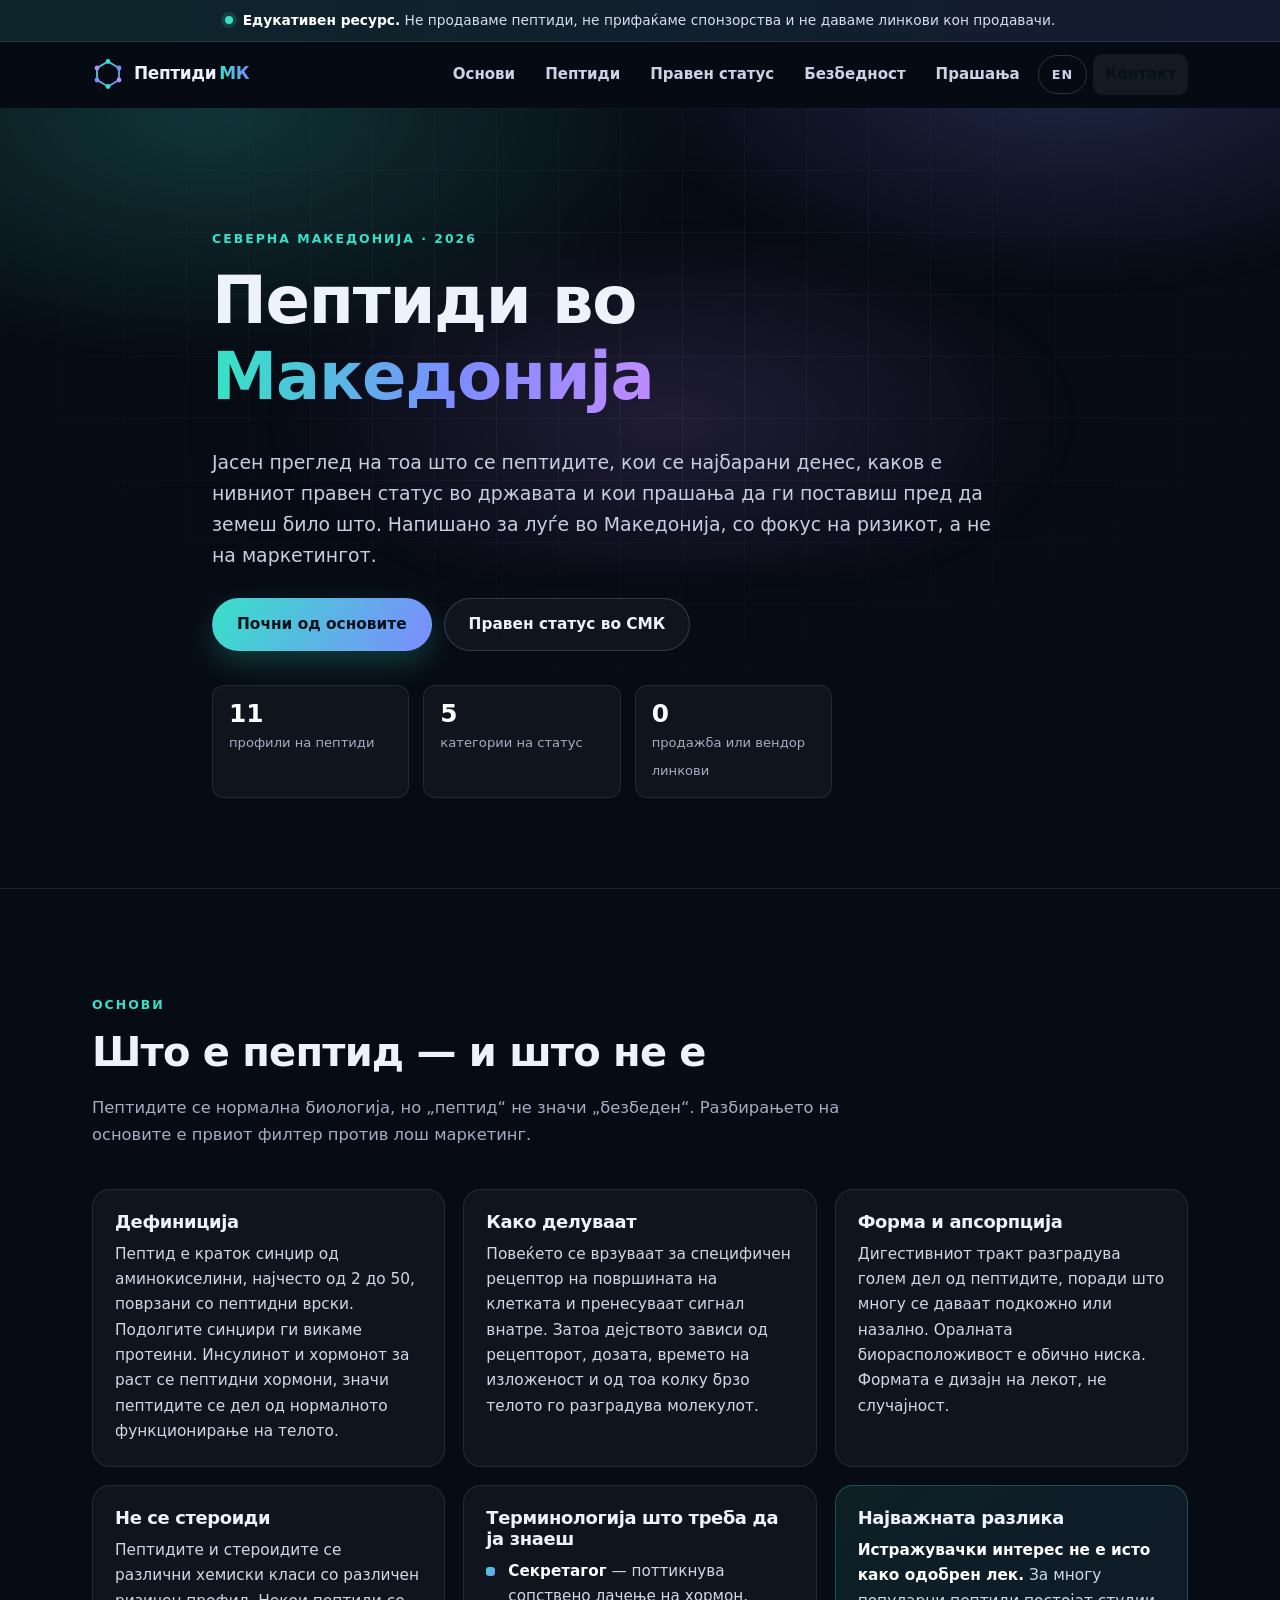
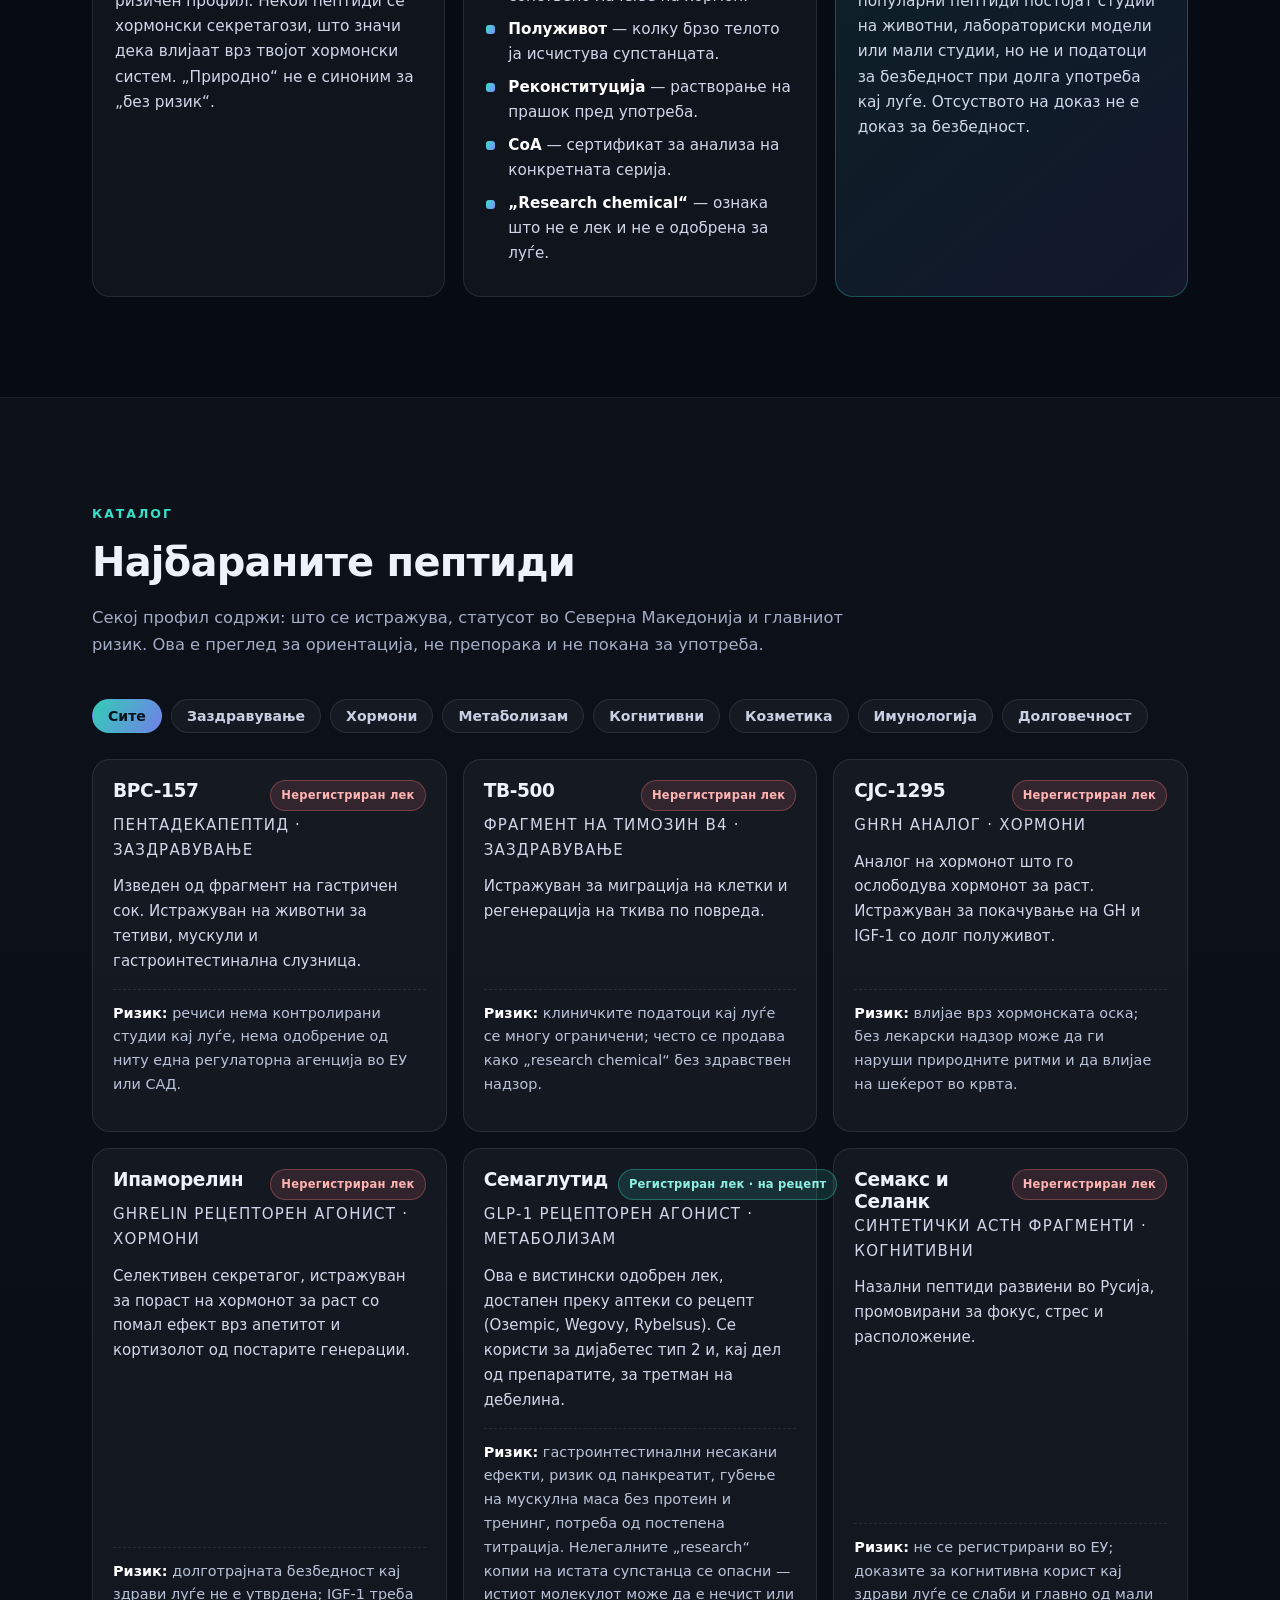
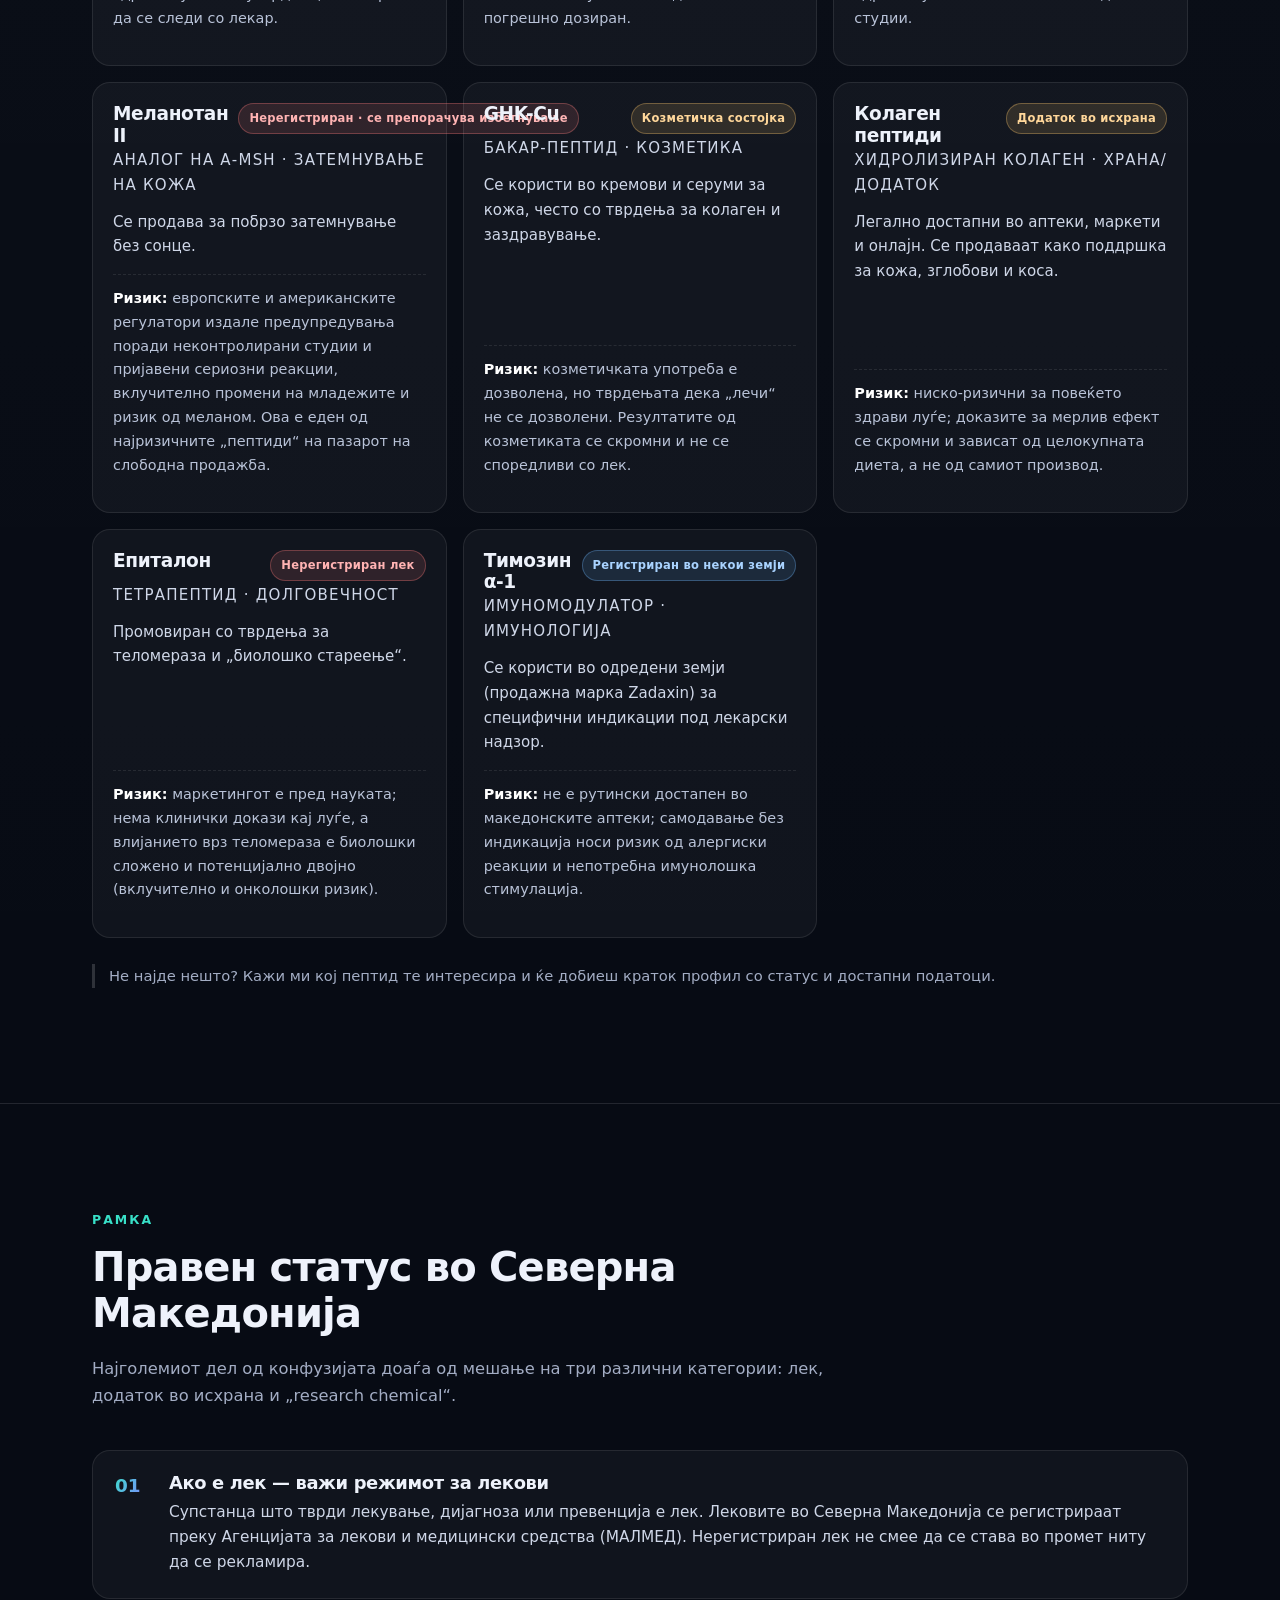
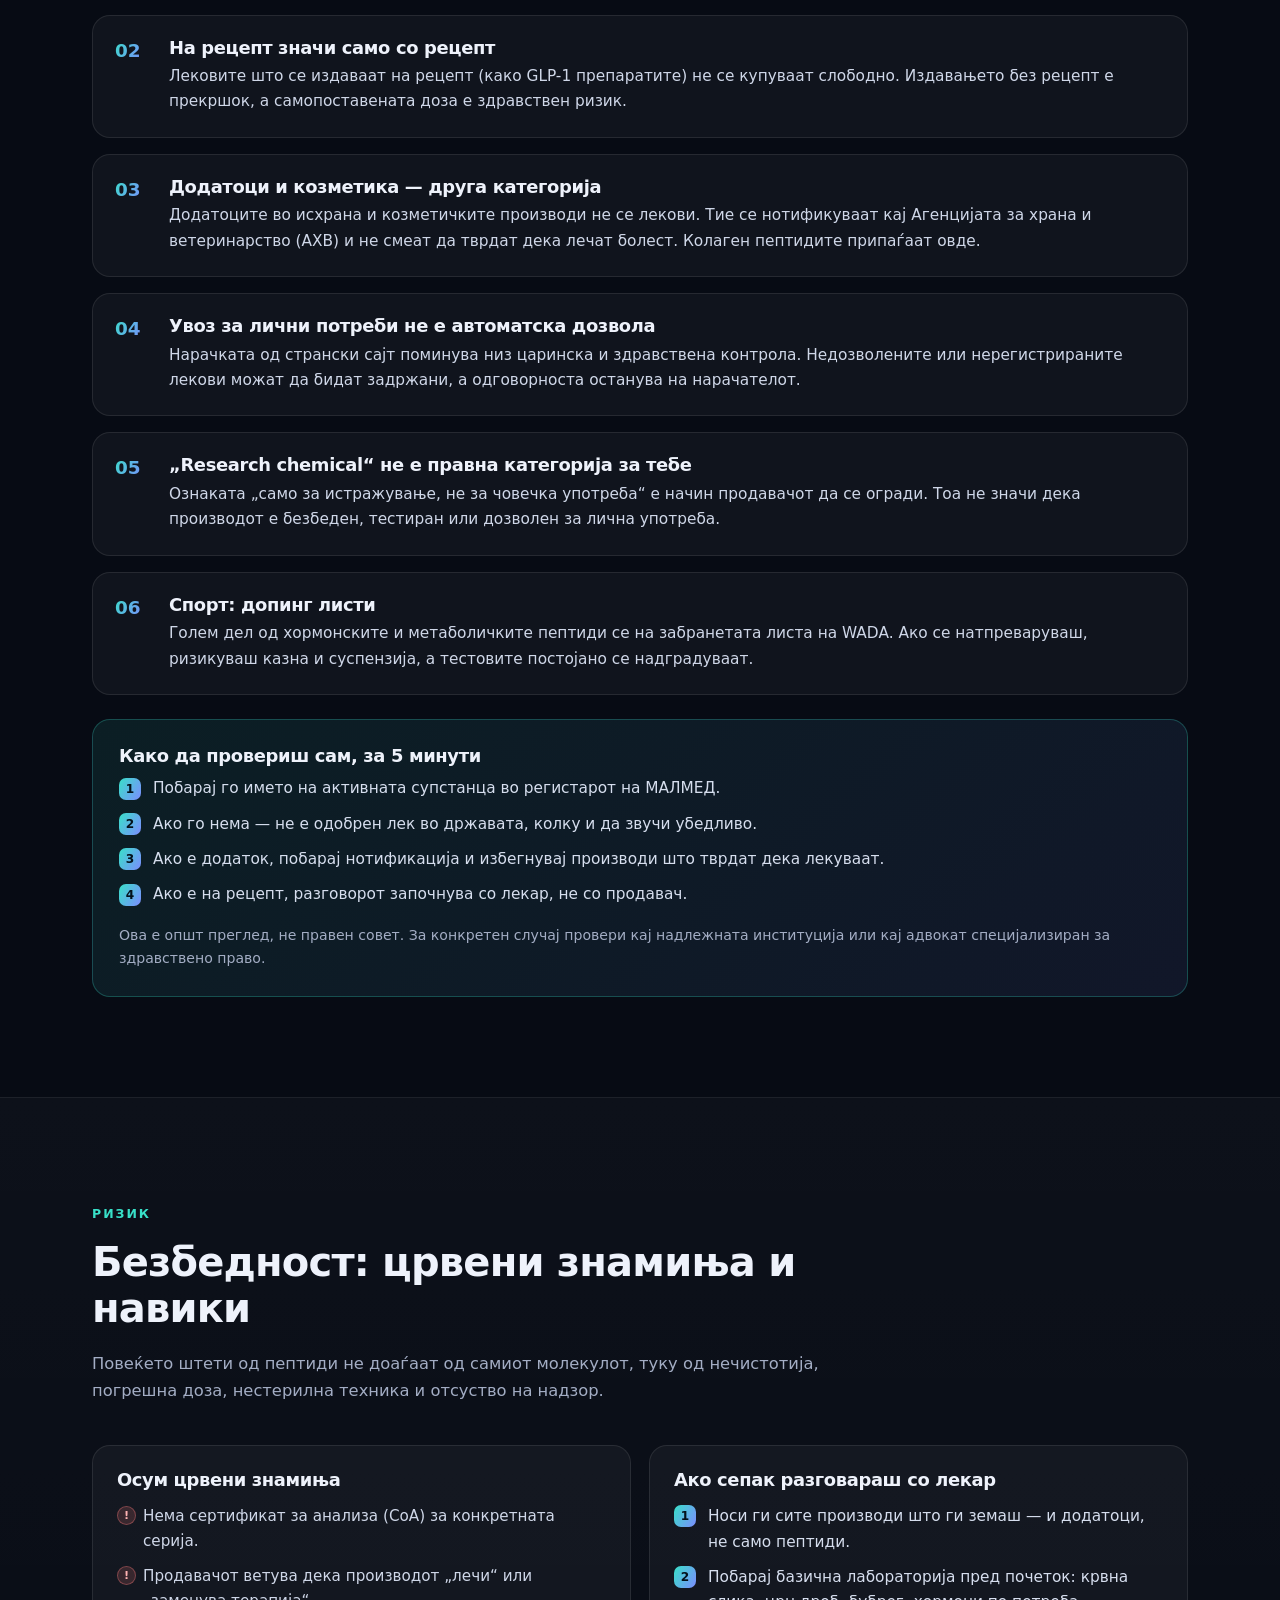
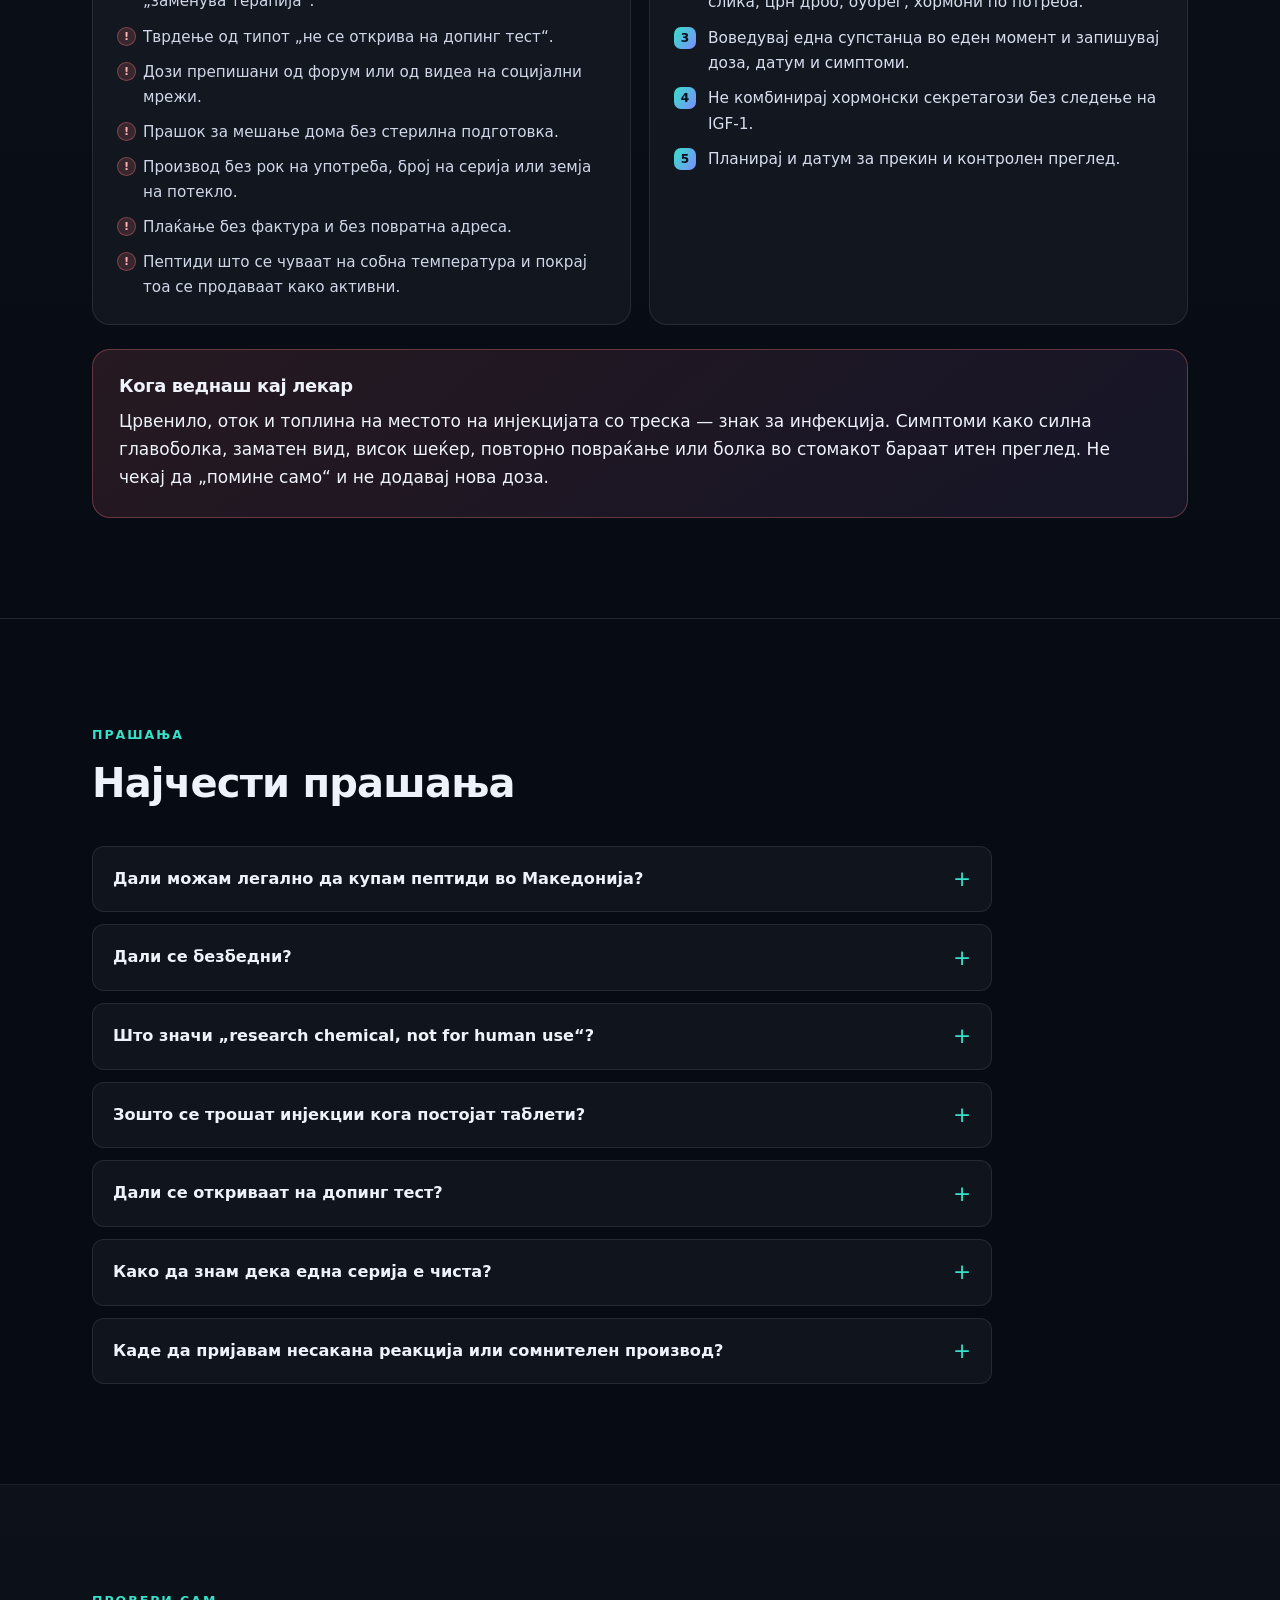
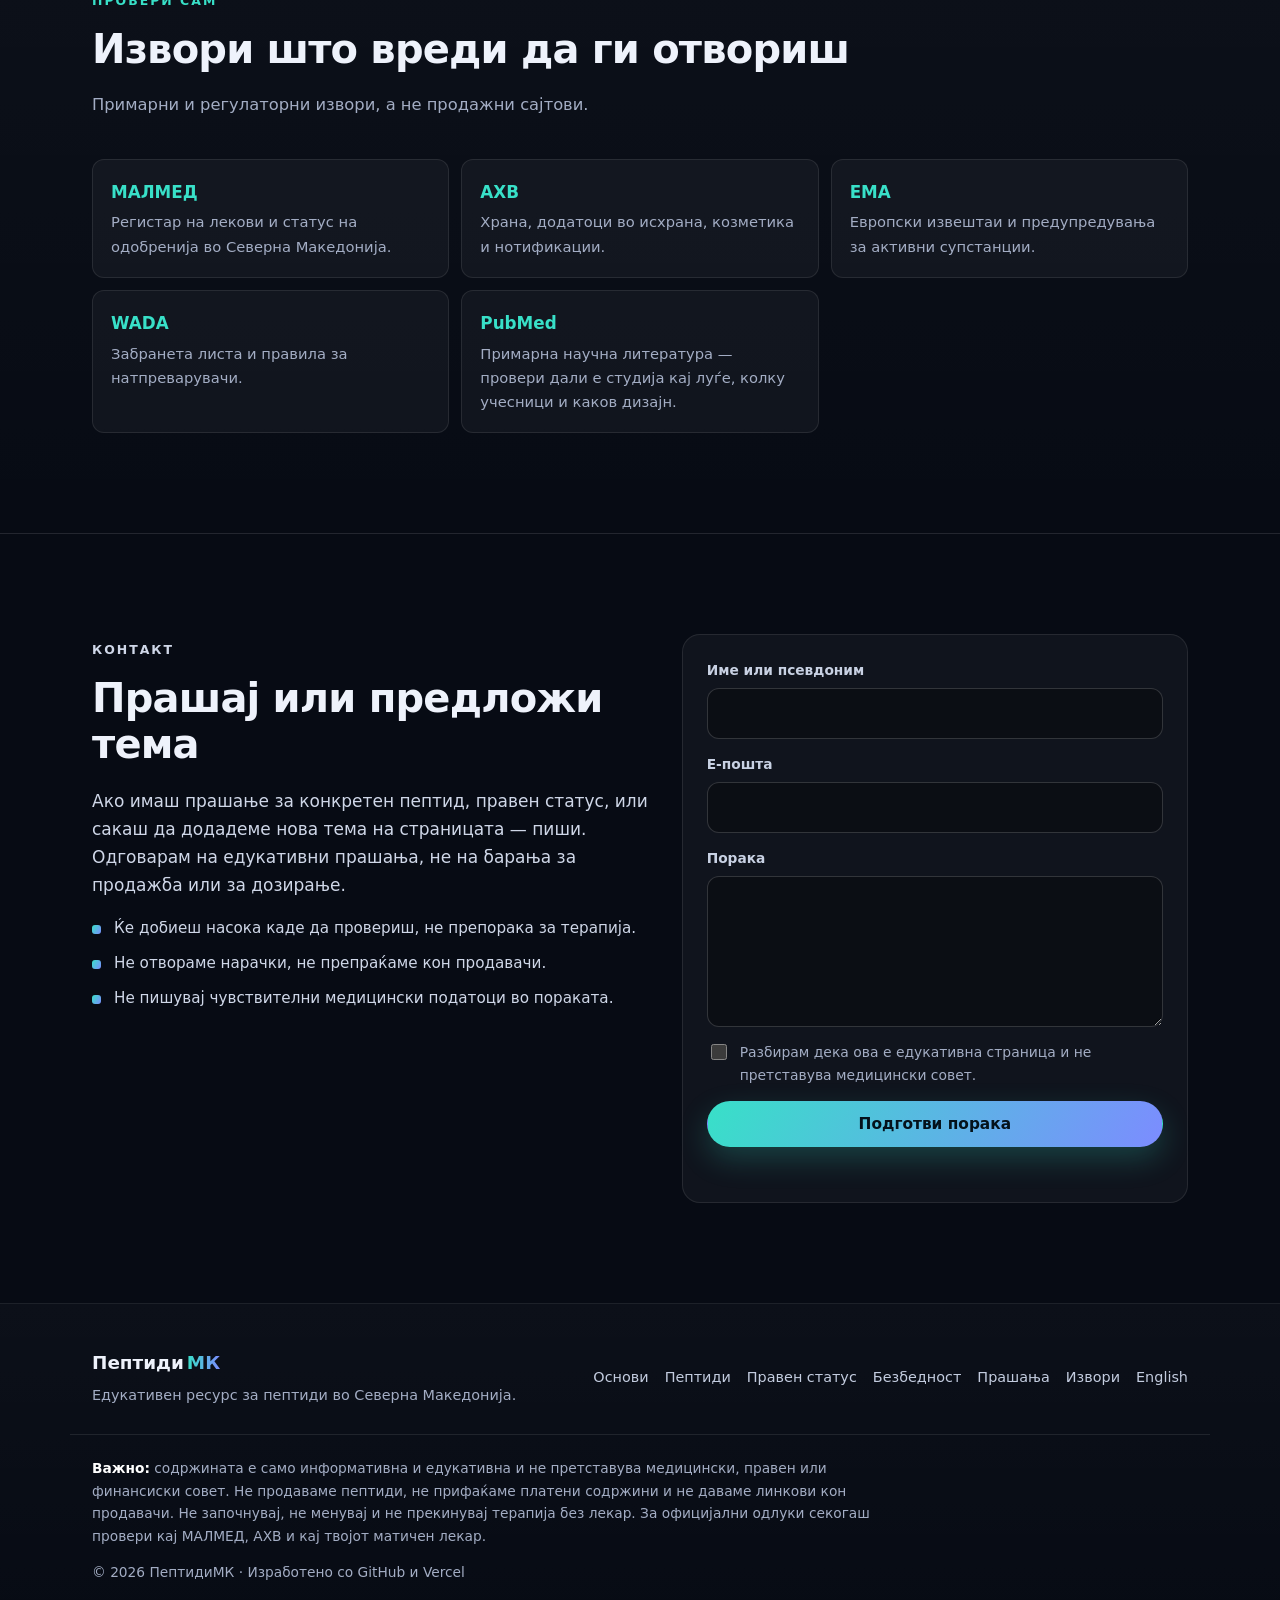
<file: index.html>
<!DOCTYPE html>
<html lang="mk">
<head>
<meta charset="utf-8">
<meta name="viewport" content="width=device-width, initial-scale=1">
<title>Пептиди во Македонија — едукативен водич и правен статус</title>
<meta name="description" content="Што се пептидите, кои се најбарани, каков е нивниот правен статус во Северна Македонија и како да ги намалиш ризиците. Едукативен ресурс без продажба и без вендор линкови.">
<meta name="theme-color" content="#070b14">
<meta name="color-scheme" content="dark">
<meta property="og:type" content="website">
<meta property="og:locale" content="mk_MK">
<meta property="og:title" content="Пептиди во Македонија — едукативен водич">
<meta property="og:description" content="Преглед на најбараните пептиди, правниот статус во Северна Македонија и практични безбедносни насоки.">
<link rel="icon" href="/assets/favicon.svg" type="image/svg+xml">
<link rel="canonical" href="https://peptidi-makedonija.vercel.app/">
<link rel="alternate" hreflang="mk" href="https://peptidi-makedonija.vercel.app/">
<link rel="alternate" hreflang="en" href="https://peptidi-makedonija.vercel.app/en">
<link rel="alternate" hreflang="x-default" href="https://peptidi-makedonija.vercel.app/">
<link rel="stylesheet" href="/styles.css">
</head>
<body>
<a class="skip-link" href="#main">Прескокни до содржината</a>

<div class="notice" role="note">
  <span class="notice-dot" aria-hidden="true"></span>
  <span><strong>Едукативен ресурс.</strong> Не продаваме пептиди, не прифаќаме спонзорства и не даваме линкови кон продавачи.</span>
</div>

<header class="site-header" id="top">
  <nav class="nav" aria-label="Главна навигација">
    <a class="brand" href="#top">
      <svg class="brand-mark" viewBox="0 0 32 32" aria-hidden="true">
        <path d="M16 3.5 27 10v12L16 28.5 5 22V10z" fill="none" stroke="url(#brandGrad)" stroke-width="1.8"/>
        <circle cx="16" cy="3.5" r="2.4" fill="#38e0c8"/>
        <circle cx="27" cy="10" r="2.4" fill="#7c8cff"/>
        <circle cx="27" cy="22" r="2.4" fill="#b98bff"/>
        <circle cx="16" cy="28.5" r="2.4" fill="#38e0c8"/>
        <circle cx="5" cy="22" r="2.4" fill="#7c8cff"/>
        <circle cx="5" cy="10" r="2.4" fill="#b98bff"/>
        <defs>
          <linearGradient id="brandGrad" x1="0" y1="0" x2="1" y2="1">
            <stop offset="0%" stop-color="#38e0c8"/>
            <stop offset="100%" stop-color="#7c8cff"/>
          </linearGradient>
        </defs>
      </svg>
      <span class="brand-text">Пептиди<em>МК</em></span>
    </a>

    <button class="nav-toggle" type="button" aria-expanded="false" aria-controls="nav-menu">
      <span class="nav-toggle-bar" aria-hidden="true"></span>
      <span class="sr-only">Мени</span>
    </button>

    <ul class="nav-menu" id="nav-menu">
      <li><a href="#osnovi">Основи</a></li>
      <li><a href="#peptidi">Пептиди</a></li>
      <li><a href="#zakon">Правен статус</a></li>
      <li><a href="#bezbednost">Безбедност</a></li>
      <li><a href="#faq">Прашања</a></li>
      <li class="nav-lang"><a href="/en" hreflang="en" lang="en">EN</a></li>
      <li><a class="nav-cta" href="#kontakt">Контакт</a></li>
    </ul>
  </nav>
</header>

<main id="main">

  <section class="hero">
    <div class="hero-glow" aria-hidden="true"></div>
    <div class="hero-grid" aria-hidden="true"></div>
    <div class="wrap hero-inner">
      <p class="eyebrow">Северна Македонија · 2026</p>
      <h1>Пептиди во <span class="grad">Македонија</span></h1>
      <p class="lead">
        Јасен преглед на тоа што се пептидите, кои се најбарани денес, каков е нивниот
        правен статус во државата и кои прашања да ги поставиш пред да земеш било што.
        Напишано за луѓе во Македонија, со фокус на ризикот, а не на маркетингот.
      </p>
      <div class="hero-actions">
        <a class="btn btn-primary" href="#osnovi">Почни од основите</a>
        <a class="btn btn-ghost" href="#zakon">Правен статус во СМК</a>
      </div>
      <ul class="stats">
        <li><b>11</b><span>профили на пептиди</span></li>
        <li><b>5</b><span>категории на статус</span></li>
        <li><b>0</b><span>продажба или вендор линкови</span></li>
      </ul>
    </div>
  </section>

  <section class="section" id="osnovi">
    <div class="wrap">
      <div class="section-head">
        <p class="eyebrow">Основи</p>
        <h2>Што е пептид — и што не е</h2>
        <p class="section-sub">
          Пептидите се нормална биологија, но „пептид“ не значи „безбеден“.
          Разбирањето на основите е првиот филтер против лош маркетинг.
        </p>
      </div>

      <div class="cards">
        <article class="card reveal">
          <h3>Дефиниција</h3>
          <p>Пептид е краток синџир од аминокиселини, најчесто од 2 до 50, поврзани со пептидни врски. Подолгите синџири ги викаме протеини. Инсулинот и хормонот за раст се пептидни хормони, значи пептидите се дел од нормалното функционирање на телото.</p>
        </article>

        <article class="card reveal">
          <h3>Како делуваат</h3>
          <p>Повеќето се врзуваат за специфичен рецептор на површината на клетката и пренесуваат сигнал внатре. Затоа дејството зависи од рецепторот, дозата, времето на изложеност и од тоа колку брзо телото го разградува молекулот.</p>
        </article>

        <article class="card reveal">
          <h3>Форма и апсорпција</h3>
          <p>Дигестивниот тракт разградува голем дел од пептидите, поради што многу се даваат подкожно или назално. Оралната биорасположивост е обично ниска. Формата е дизајн на лекот, не случајност.</p>
        </article>

        <article class="card reveal">
          <h3>Не се стероиди</h3>
          <p>Пептидите и стероидите се различни хемиски класи со различен ризичен профил. Некои пептиди се хормонски секретагози, што значи дека влијаат врз твојот хормонски систем. „Природно“ не е синоним за „без ризик“.</p>
        </article>

        <article class="card reveal">
          <h3>Терминологија што треба да ја знаеш</h3>
          <ul class="ticks">
            <li><b>Секретагог</b> — поттикнува сопствено лачење на хормон.</li>
            <li><b>Полуживот</b> — колку брзо телото ја исчистува супстанцата.</li>
            <li><b>Реконституција</b> — растворање на прашок пред употреба.</li>
            <li><b>CoA</b> — сертификат за анализа на конкретната серија.</li>
            <li><b>„Research chemical“</b> — ознака што не е лек и не е одобрена за луѓе.</li>
          </ul>
        </article>

        <article class="card reveal accent">
          <h3>Најважната разлика</h3>
          <p><b>Истражувачки интерес не е исто како одобрен лек.</b> За многу популарни пептиди постојат студии на животни, лабораториски модели или мали студии, но не и податоци за безбедност при долга употреба кај луѓе. Отсуството на доказ не е доказ за безбедност.</p>
        </article>
      </div>
    </div>
  </section>

  <section class="section section-alt" id="peptidi">
    <div class="wrap">
      <div class="section-head">
        <p class="eyebrow">Каталог</p>
        <h2>Најбараните пептиди</h2>
        <p class="section-sub">
          Секој профил содржи: што се истражува, статусот во Северна Македонија и
          главниот ризик. Ова е преглед за ориентација, не препорака и не покана за употреба.
        </p>
      </div>

      <div class="filters" role="group" aria-label="Филтер по категорија">
        <button class="chip is-active" type="button" data-filter="all">Сите</button>
        <button class="chip" type="button" data-filter="heal">Заздравување</button>
        <button class="chip" type="button" data-filter="hormone">Хормони</button>
        <button class="chip" type="button" data-filter="metab">Метаболизам</button>
        <button class="chip" type="button" data-filter="cog">Когнитивни</button>
        <button class="chip" type="button" data-filter="cosm">Козметика</button>
        <button class="chip" type="button" data-filter="immune">Имунологија</button>
        <button class="chip" type="button" data-filter="long">Долговечност</button>
      </div>

      <div class="grid" id="peptide-grid">

        <article class="pep reveal" data-cat="heal">
          <header>
            <h3>BPC-157</h3>
            <span class="badge badge-red">Нерегистриран лек</span>
          </header>
          <p class="pep-class">Пентадекапептид · заздравување</p>
          <p>Изведен од фрагмент на гастричен сок. Истражуван на животни за тетиви, мускули и гастроинтестинална слузница.</p>
          <p class="risk"><b>Ризик:</b> речиси нема контролирани студии кај луѓе, нема одобрение од ниту една регулаторна агенција во ЕУ или САД.</p>
        </article>

        <article class="pep reveal" data-cat="heal">
          <header>
            <h3>TB-500</h3>
            <span class="badge badge-red">Нерегистриран лек</span>
          </header>
          <p class="pep-class">Фрагмент на тимозин β4 · заздравување</p>
          <p>Истражуван за миграција на клетки и регенерација на ткива по повреда.</p>
          <p class="risk"><b>Ризик:</b> клиничките податоци кај луѓе се многу ограничени; често се продава како „research chemical“ без здравствен надзор.</p>
        </article>

        <article class="pep reveal" data-cat="hormone">
          <header>
            <h3>CJC-1295</h3>
            <span class="badge badge-red">Нерегистриран лек</span>
          </header>
          <p class="pep-class">GHRH аналог · хормони</p>
          <p>Аналог на хормонот што го ослободува хормонот за раст. Истражуван за покачување на GH и IGF-1 со долг полуживот.</p>
          <p class="risk"><b>Ризик:</b> влијае врз хормонската оска; без лекарски надзор може да ги наруши природните ритми и да влијае на шеќерот во крвта.</p>
        </article>

        <article class="pep reveal" data-cat="hormone">
          <header>
            <h3>Ипаморелин</h3>
            <span class="badge badge-red">Нерегистриран лек</span>
          </header>
          <p class="pep-class">Ghrelin рецепторен агонист · хормони</p>
          <p>Селективен секретагог, истражуван за пораст на хормонот за раст со помал ефект врз апетитот и кортизолот од постарите генерации.</p>
          <p class="risk"><b>Ризик:</b> долготрајната безбедност кај здрави луѓе не е утврдена; IGF-1 треба да се следи со лекар.</p>
        </article>

        <article class="pep reveal" data-cat="metab">
          <header>
            <h3>Семаглутид</h3>
            <span class="badge badge-green">Регистриран лек · на рецепт</span>
          </header>
          <p class="pep-class">GLP-1 рецепторен агонист · метаболизам</p>
          <p>Ова е вистински одобрен лек, достапен преку аптеки со рецепт (Oзempic, Wegovy, Rybelsus). Се користи за дијабетес тип 2 и, кај дел од препаратите, за третман на дебелина.</p>
          <p class="risk"><b>Ризик:</b> гастроинтестинални несакани ефекти, ризик од панкреатит, губење на мускулна маса без протеин и тренинг, потреба од постепена титрација. Нелегалните „research“ копии на истата супстанца се опасни — истиот молекулот може да е нечист или погрешно дозиран.</p>
        </article>

        <article class="pep reveal" data-cat="cog">
          <header>
            <h3>Семакс и Селанк</h3>
            <span class="badge badge-red">Нерегистриран лек</span>
          </header>
          <p class="pep-class">Синтетички ACTH фрагменти · когнитивни</p>
          <p>Назални пептиди развиени во Русија, промовирани за фокус, стрес и расположение.</p>
          <p class="risk"><b>Ризик:</b> не се регистрирани во ЕУ; доказите за когнитивна корист кај здрави луѓе се слаби и главно од мали студии.</p>
        </article>

        <article class="pep reveal" data-cat="cosm">
          <header>
            <h3>Меланотан II</h3>
            <span class="badge badge-red">Нерегистриран · се препорачува избегнување</span>
          </header>
          <p class="pep-class">Аналог на α-MSH · затемнување на кожа</p>
          <p>Се продава за побрзо затемнување без сонце.</p>
          <p class="risk"><b>Ризик:</b> европските и американските регулатори издале предупредувања поради неконтролирани студии и пријавени сериозни реакции, вклучително промени на младежите и ризик од меланом. Ова е еден од најризичните „пептиди“ на пазарот на слободна продажба.</p>
        </article>

        <article class="pep reveal" data-cat="cosm">
          <header>
            <h3>GHK-Cu</h3>
            <span class="badge badge-amber">Козметичка состојка</span>
          </header>
          <p class="pep-class">Бакар-пептид · козметика</p>
          <p>Се користи во кремови и серуми за кожа, често со тврдења за колаген и заздравување.</p>
          <p class="risk"><b>Ризик:</b> козметичката употреба е дозволена, но тврдењата дека „лечи“ не се дозволени. Резултатите од козметиката се скромни и не се споредливи со лек.</p>
        </article>

        <article class="pep reveal" data-cat="metab">
          <header>
            <h3>Колаген пептиди</h3>
            <span class="badge badge-amber">Додаток во исхрана</span>
          </header>
          <p class="pep-class">Хидролизиран колаген · храна/додаток</p>
          <p>Легално достапни во аптеки, маркети и онлајн. Се продаваат како поддршка за кожа, зглобови и коса.</p>
          <p class="risk"><b>Ризик:</b> ниско-ризични за повеќето здрави луѓе; доказите за мерлив ефект се скромни и зависат од целокупната диета, а не од самиот производ.</p>
        </article>

        <article class="pep reveal" data-cat="long">
          <header>
            <h3>Епиталон</h3>
            <span class="badge badge-red">Нерегистриран лек</span>
          </header>
          <p class="pep-class">Тетрапептид · долговечност</p>
          <p>Промовиран со тврдења за теломераза и „биолошко стареење“.</p>
          <p class="risk"><b>Ризик:</b> маркетингот е пред науката; нема клинички докази кај луѓе, а влијанието врз теломераза е биолошки сложено и потенцијално двојно (вклучително и онколошки ризик).</p>
        </article>

        <article class="pep reveal" data-cat="immune">
          <header>
            <h3>Тимозин α-1</h3>
            <span class="badge badge-blue">Регистриран во некои земји</span>
          </header>
          <p class="pep-class">Имуномодулатор · имунологија</p>
          <p>Се користи во одредени земји (продажна марка Zadaxin) за специфични индикации под лекарски надзор.</p>
          <p class="risk"><b>Ризик:</b> не е рутински достапен во македонските аптеки; самодавање без индикација носи ризик од алергиски реакции и непотребна имунолошка стимулација.</p>
        </article>

      </div>

      <p class="grid-note">
        Не најде нешто? Кажи ми кој пептид те интересира и ќе добиеш краток профил со статус и достапни податоци.
      </p>
    </div>
  </section>

  <section class="section" id="zakon">
    <div class="wrap">
      <div class="section-head">
        <p class="eyebrow">Рамка</p>
        <h2>Правен статус во Северна Македонија</h2>
        <p class="section-sub">
          Најголемиот дел од конфузијата доаѓа од мешање на три различни категории:
          лек, додаток во исхрана и „research chemical“.
        </p>
      </div>

      <ol class="steps">
        <li class="reveal">
          <span class="step-num">01</span>
          <h3>Ако е лек — важи режимот за лекови</h3>
          <p>Супстанца што тврди лекување, дијагноза или превенција е лек. Лековите во Северна Македонија се регистрираат преку Агенцијата за лекови и медицински средства (МАЛМЕД). Нерегистриран лек не смее да се става во промет ниту да се рекламира.</p>
        </li>
        <li class="reveal">
          <span class="step-num">02</span>
          <h3>На рецепт значи само со рецепт</h3>
          <p>Лековите што се издаваат на рецепт (како GLP-1 препаратите) не се купуваат слободно. Издавањето без рецепт е прекршок, а самопоставената доза е здравствен ризик.</p>
        </li>
        <li class="reveal">
          <span class="step-num">03</span>
          <h3>Додатоци и козметика — друга категорија</h3>
          <p>Додатоците во исхрана и козметичките производи не се лекови. Тие се нотификуваат кај Агенцијата за храна и ветеринарство (АХВ) и не смеат да тврдат дека лечат болест. Колаген пептидите припаѓаат овде.</p>
        </li>
        <li class="reveal">
          <span class="step-num">04</span>
          <h3>Увоз за лични потреби не е автоматска дозвола</h3>
          <p>Нарачката од странски сајт поминува низ царинска и здравствена контрола. Недозволените или нерегистрираните лекови можат да бидат задржани, а одговорноста останува на нарачателот.</p>
        </li>
        <li class="reveal">
          <span class="step-num">05</span>
          <h3>„Research chemical“ не е правна категорија за тебе</h3>
          <p>Ознаката „само за истражување, не за човечка употреба“ е начин продавачот да се огради. Тоа не значи дека производот е безбеден, тестиран или дозволен за лична употреба.</p>
        </li>
        <li class="reveal">
          <span class="step-num">06</span>
          <h3>Спорт: допинг листи</h3>
          <p>Голем дел од хормонските и метаболичките пептиди се на забранетата листа на WADA. Ако се натпреваруваш, ризикуваш казна и суспензија, а тестовите постојано се надградуваат.</p>
        </li>
      </ol>

      <div class="callout reveal">
        <h3>Како да провериш сам, за 5 минути</h3>
        <ol class="checklist">
          <li>Побарај го името на активната супстанца во регистарот на МАЛМЕД.</li>
          <li>Ако го нема — не е одобрен лек во државата, колку и да звучи убедливо.</li>
          <li>Ако е додаток, побарај нотификација и избегнувај производи што тврдат дека лекуваат.</li>
          <li>Ако е на рецепт, разговорот започнува со лекар, не со продавач.</li>
        </ol>
        <p class="disclaimer">
          Ова е општ преглед, не правен совет. За конкретен случај провери кај надлежната институција
          или кај адвокат специјализиран за здравствено право.
        </p>
      </div>
    </div>
  </section>

  <section class="section section-alt" id="bezbednost">
    <div class="wrap">
      <div class="section-head">
        <p class="eyebrow">Ризик</p>
        <h2>Безбедност: црвени знамиња и навики</h2>
        <p class="section-sub">
          Повеќето штети од пептиди не доаѓаат од самиот молекулот, туку од нечистотија,
          погрешна доза, нестерилна техника и отсуство на надзор.
        </p>
      </div>

      <div class="two-col">
        <div class="panel reveal">
          <h3>Осум црвени знамиња</h3>
          <ul class="flags">
            <li>Нема сертификат за анализа (CoA) за конкретната серија.</li>
            <li>Продавачот ветува дека производот „лечи“ или „заменува терапија“.</li>
            <li>Тврдење од типот „не се открива на допинг тест“.</li>
            <li>Дози препишани од форум или од видеa на социјални мрежи.</li>
            <li>Прашок за мешање дома без стерилна подготовка.</li>
            <li>Производ без рок на употреба, број на серија или земја на потекло.</li>
            <li>Плаќање без фактура и без повратна адреса.</li>
            <li>Пептиди што се чуваат на собна температура и покрај тоа се продаваат како активни.</li>
          </ul>
        </div>

        <div class="panel reveal">
          <h3>Ако сепак разговараш со лекар</h3>
          <ol class="checklist">
            <li>Носи ги сите производи што ги земаш — и додатоци, не само пептиди.</li>
            <li>Побарај базична лабораторија пред почеток: крвна слика, црн дроб, бубрег, хормони по потреба.</li>
            <li>Воведувај една супстанца во еден момент и запишувај доза, датум и симптоми.</li>
            <li>Не комбинирај хормонски секретагози без следење на IGF-1.</li>
            <li>Планирај и датум за прекин и контролен преглед.</li>
          </ol>
        </div>
      </div>

      <div class="callout callout-danger reveal">
        <h3>Кога веднаш кај лекар</h3>
        <p>
          Црвенило, оток и топлина на местото на инјекцијата со треска — знак за инфекција.
          Симптоми како силна главоболка, заматен вид, висок шеќер, повторно повраќање или
          болка во стомакот бараат итен преглед. Не чекај да „помине само“ и не додавај нова доза.
        </p>
      </div>
    </div>
  </section>

  <section class="section" id="faq">
    <div class="wrap">
      <div class="section-head">
        <p class="eyebrow">Прашања</p>
        <h2>Најчести прашања</h2>
      </div>

      <div class="faq">
        <details class="reveal">
          <summary>Дали можам легално да купам пептиди во Македонија?</summary>
          <p>Зависи од категоријата. Ако е регистриран лек на рецепт — само со рецепт и во аптека. Ако е додаток во исхрана или козметика со нотификација — слободно. Ако е производ продаден како „research chemical“, тој не е правна категорија за лична употреба и нарачката може да биде задржана на царина.</p>
        </details>
        <details class="reveal">
          <summary>Дали се безбедни?</summary>
          <p>Нема единствен одговор. Зависи од супстанцата, дозата, чистотата, начинот на примена и од твојата здравствена состојба. За повеќето популарни „заздравувачки“ пептиди постојат слаби или никакви контролирани податоци кај луѓе.</p>
        </details>
        <details class="reveal">
          <summary>Што значи „research chemical, not for human use“?</summary>
          <p>Тоа е ознака со која продавачот се оградува од одговорност и избегнува регулатива за лекови. Не значи дека производот е побезбеден или тестиран. Ако на производот пишува „не за човечка употреба“, тогаш производот не е наменет за тебе.</p>
        </details>
        <details class="reveal">
          <summary>Зошто се трошат инјекции кога постојат таблети?</summary>
          <p>Пептидите се разградуваат во дигестивниот систем, па оралната апсорпција е слаба. Затоа многу препарати се прават за подкожна или назална примена. Таа предност со себе носи и ризик: стерилност, техника и можност за локална реакција.</p>
        </details>
        <details class="reveal">
          <summary>Дали се откриваат на допинг тест?</summary>
          <p>Многу од нив се на листата на забранети супстанции на WADA и постојат лабораториски методи за откривање. Тврдењата дека нешто е „невидливо“ за тестовите се неточни и се појавуваат токму во моментот кога сакаат да продадат.</p>
        </details>
        <details class="reveal">
          <summary>Како да знам дека една серија е чиста?</summary>
          <p>CoA (Certificate of Analysis) за конкретната серија, со HPLC за чистота, масена спектрометрија за идентитет и, каде е релевантно, тест за стерилност и ендотоксини. Сертификат за една серија не важи за следната.</p>
        </details>
        <details class="reveal">
          <summary>Каде да пријавам несакана реакција или сомнителен производ?</summary>
          <p>За лекови — до МАЛМЕД и до твојот лекар. За додатоци, храна и козметика — до АХВ. За сомнителна онлајн продажба на лекови, пријавата кај надлежните институции е легитимна, а не претерана реакција.</p>
        </details>
      </div>
    </div>
  </section>

  <section class="section section-alt" id="izvori">
    <div class="wrap">
      <div class="section-head">
        <p class="eyebrow">Провери сам</p>
        <h2>Извори што вреди да ги отвориш</h2>
        <p class="section-sub">Примарни и регулаторни извори, а не продажни сајтови.</p>
      </div>
      <ul class="sources">
        <li><a href="https://www.malmed.gov.mk" target="_blank" rel="noopener">МАЛМЕД</a><span>Регистар на лекови и статус на одобренија во Северна Македонија.</span></li>
        <li><a href="https://www.av.gov.mk" target="_blank" rel="noopener">АХВ</a><span>Храна, додатоци во исхрана, козметика и нотификации.</span></li>
        <li><a href="https://www.ema.europa.eu" target="_blank" rel="noopener">EMA</a><span>Европски извештаи и предупредувања за активни супстанции.</span></li>
        <li><a href="https://www.wada-ama.org" target="_blank" rel="noopener">WADA</a><span>Забранета листа и правила за натпреварувачи.</span></li>
        <li><a href="https://pubmed.ncbi.nlm.nih.gov" target="_blank" rel="noopener">PubMed</a><span>Примарна научна литература — провери дали е студија кај луѓе, колку учесници и каков дизајн.</span></li>
      </ul>
    </div>
  </section>

  <section class="section" id="kontakt">
    <div class="wrap">
      <div class="contact">
        <div class="contact-copy">
          <p class="eyebrow">Контакт</p>
          <h2>Прашај или предложи тема</h2>
          <p>
            Ако имаш прашање за конкретен пептид, правен статус, или сакаш да додадеме
            нова тема на страницата — пиши. Одговарам на едукативни прашања, не на барања за
            продажба или за дозирање.
          </p>
          <ul class="ticks contact-list">
            <li>Ќе добиеш насока каде да провериш, не препорака за терапија.</li>
            <li>Не отвораме нарачки, не препраќаме кон продавачи.</li>
            <li>Не пишувај чувствителни медицински податоци во пораката.</li>
          </ul>
        </div>

        <form class="contact-form" id="contact-form" novalidate>
          <div class="field">
            <label for="name">Име или псевдоним</label>
            <input id="name" name="name" type="text" autocomplete="name" required>
          </div>
          <div class="field">
            <label for="email">Е-пошта</label>
            <input id="email" name="email" type="email" autocomplete="email" required>
          </div>
          <div class="field">
            <label for="message">Порака</label>
            <textarea id="message" name="message" rows="5" required></textarea>
          </div>
          <label class="switch">
            <input id="consent" type="checkbox" required>
            <span>Разбирам дека ова е едукативна страница и не претставува медицински совет.</span>
          </label>
          <button class="btn btn-primary" type="submit">Подготви порака</button>
          <p class="form-msg" id="form-msg" role="status" aria-live="polite"></p>
        </form>
      </div>
    </div>
  </section>

</main>

<footer class="site-footer">
  <div class="wrap footer-inner">
    <div class="footer-brand">
      <span class="brand-text">Пептиди<em>МК</em></span>
      <p>Едукативен ресурс за пептиди во Северна Македонија.</p>
    </div>
    <nav class="footer-nav" aria-label="Навигација во подножје">
      <a href="#osnovi">Основи</a>
      <a href="#peptidi">Пептиди</a>
      <a href="#zakon">Правен статус</a>
      <a href="#bezbednost">Безбедност</a>
      <a href="#faq">Прашања</a>
      <a href="#izvori">Извори</a>
      <a href="/en" hreflang="en" lang="en">English</a>
    </nav>
  </div>
  <div class="wrap disclaimer-box">
    <p>
      <strong>Важно:</strong> содржината е само информативна и едукативна и не претставува медицински,
      правен или финансиски совет. Не продаваме пептиди, не прифаќаме платени содржини и не даваме
      линкови кон продавачи. Не започнувај, не менувај и не прекинувај терапија без лекар.
      За официјални одлуки секогаш провери кај МАЛМЕД, АХВ и кај твојот матичен лекар.
    </p>
    <p class="copyright">© <span id="year">2026</span> ПептидиМК · Изработено со GitHub и Vercel</p>
  </div>
</footer>

<script src="/app.js" defer></script>
</body>
</html>
</file>
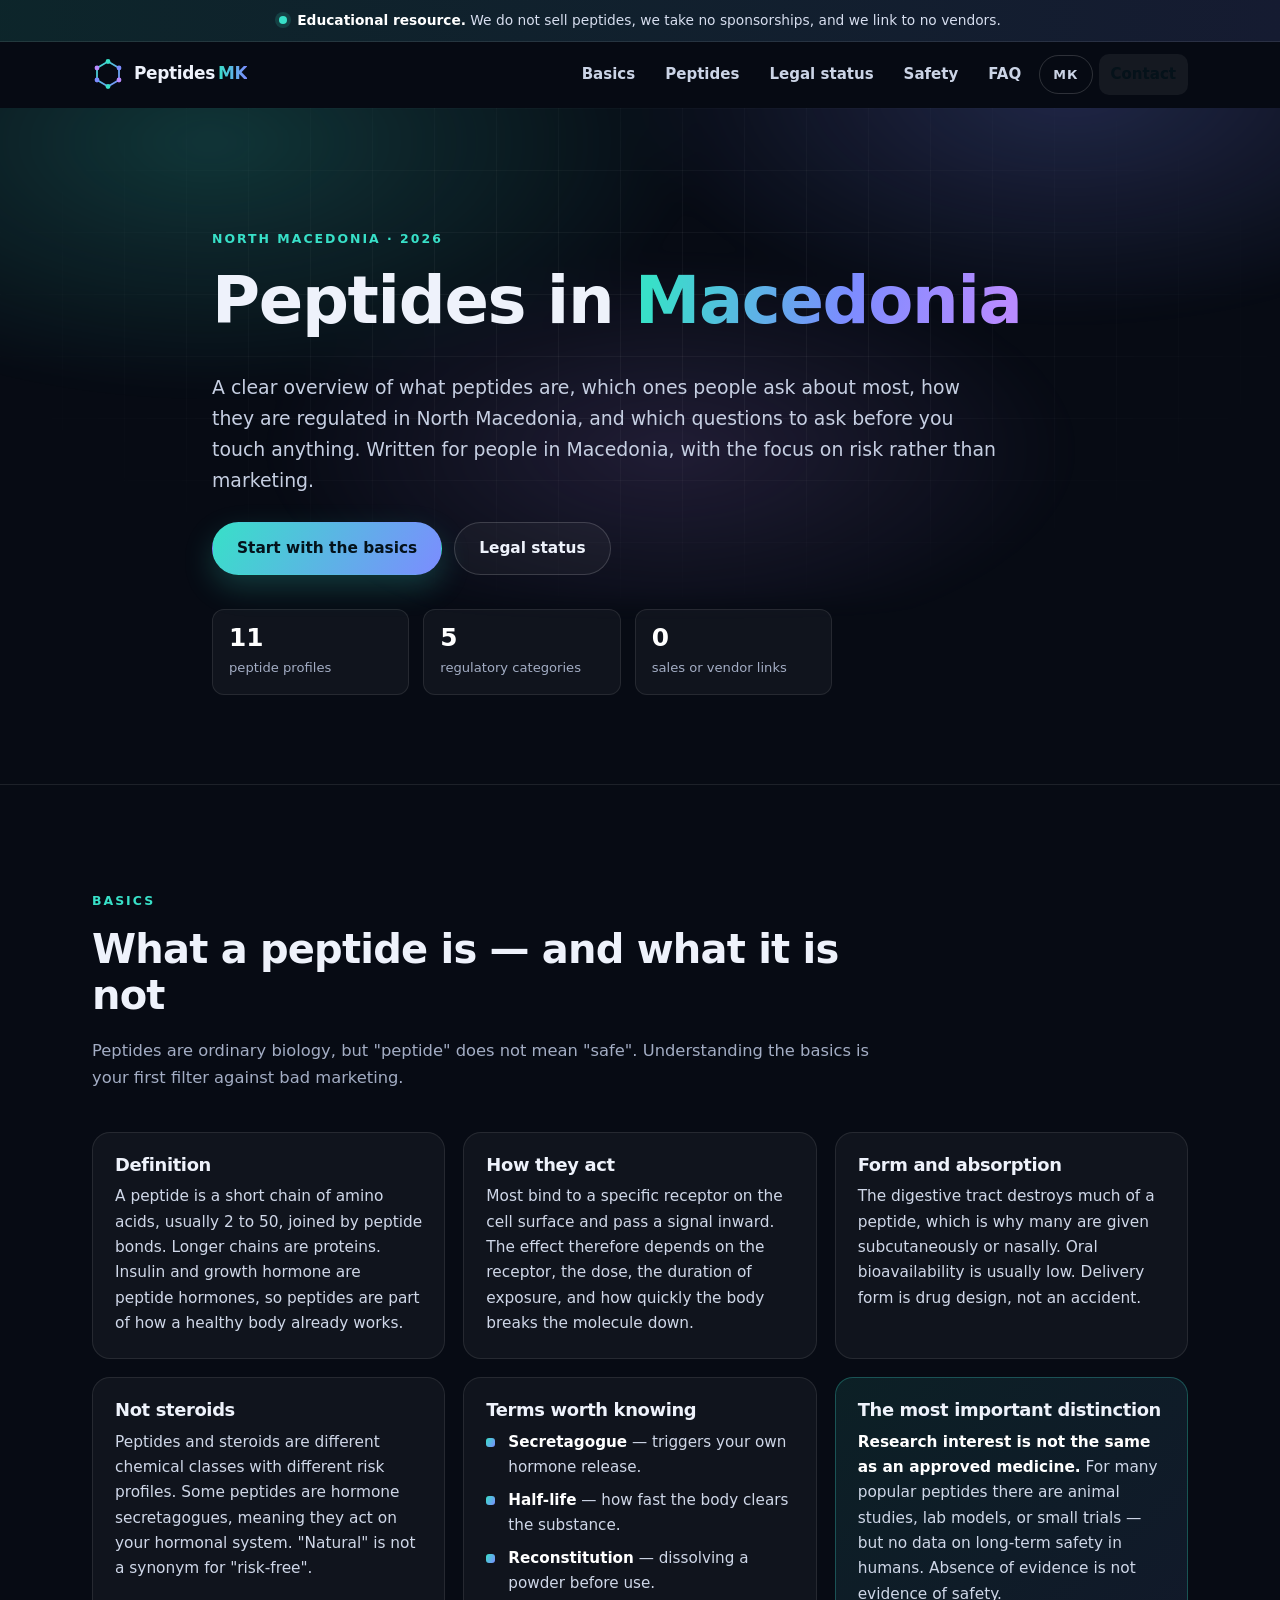
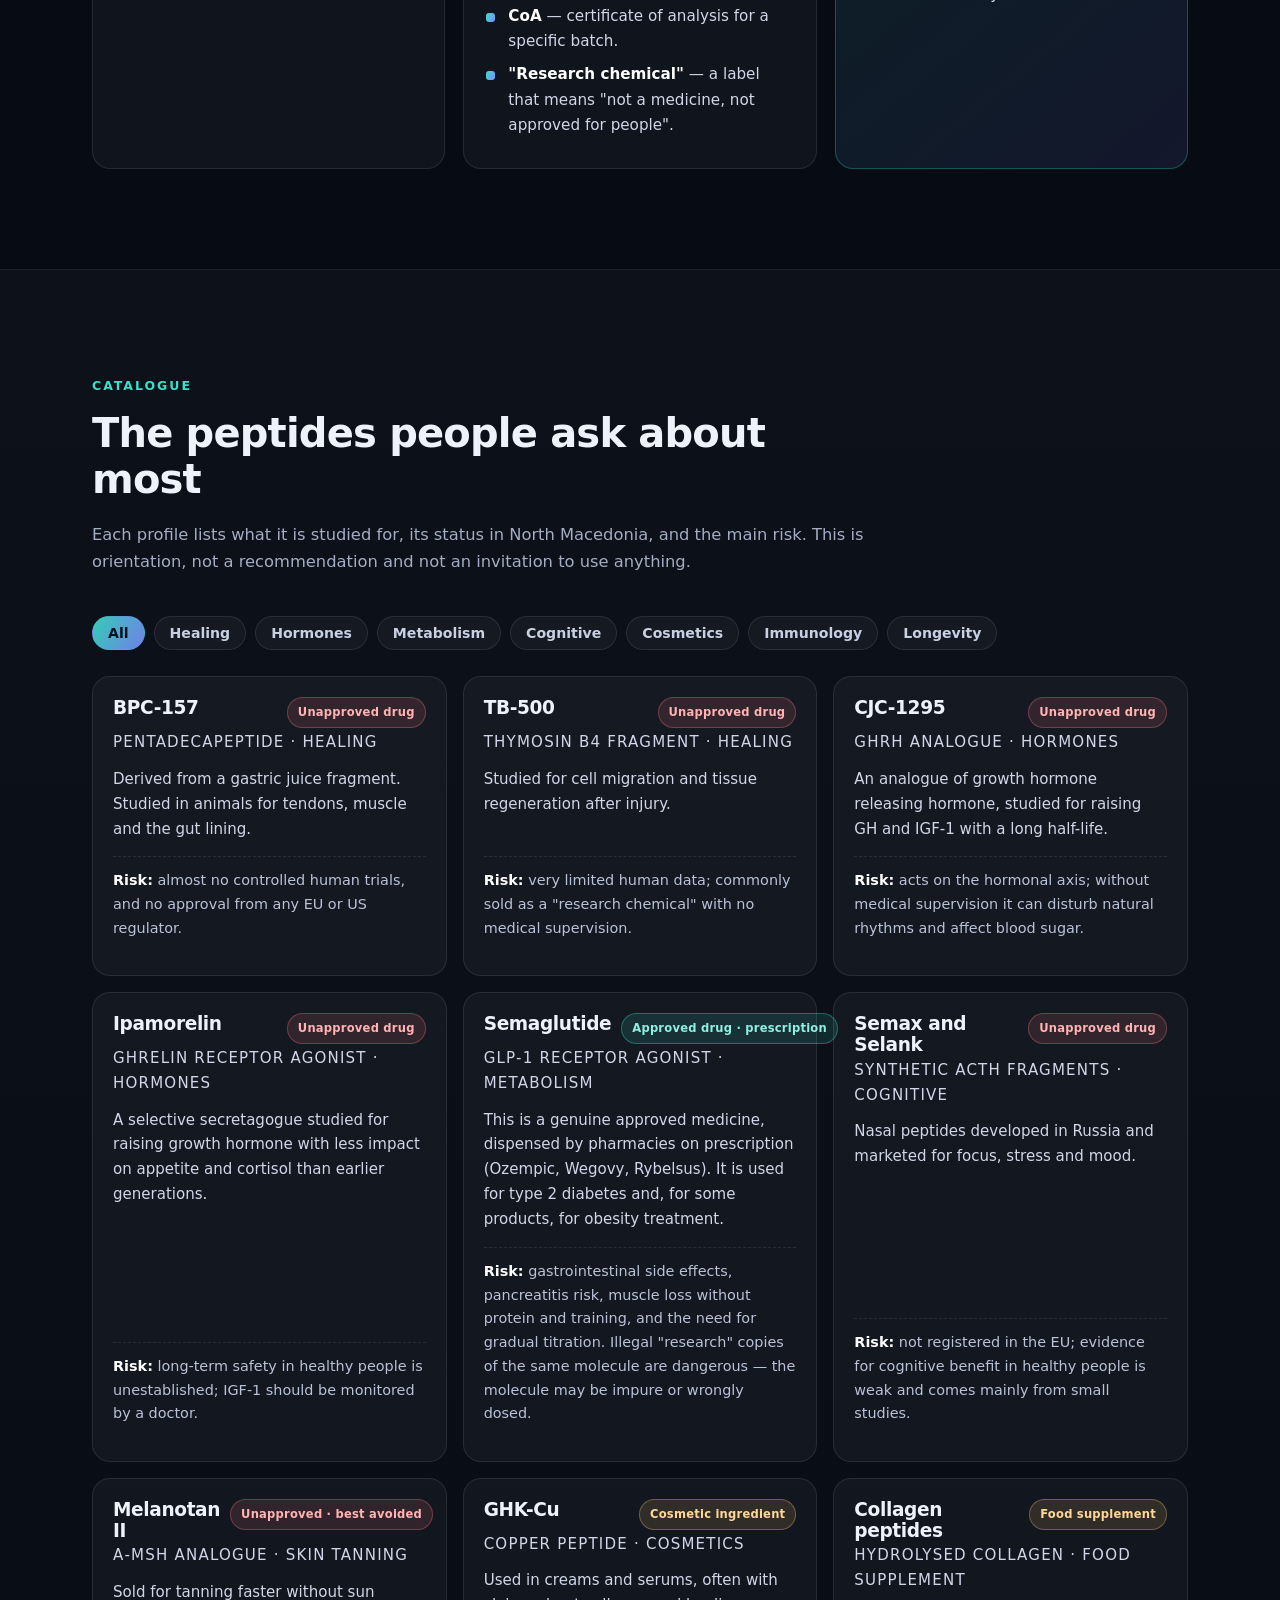
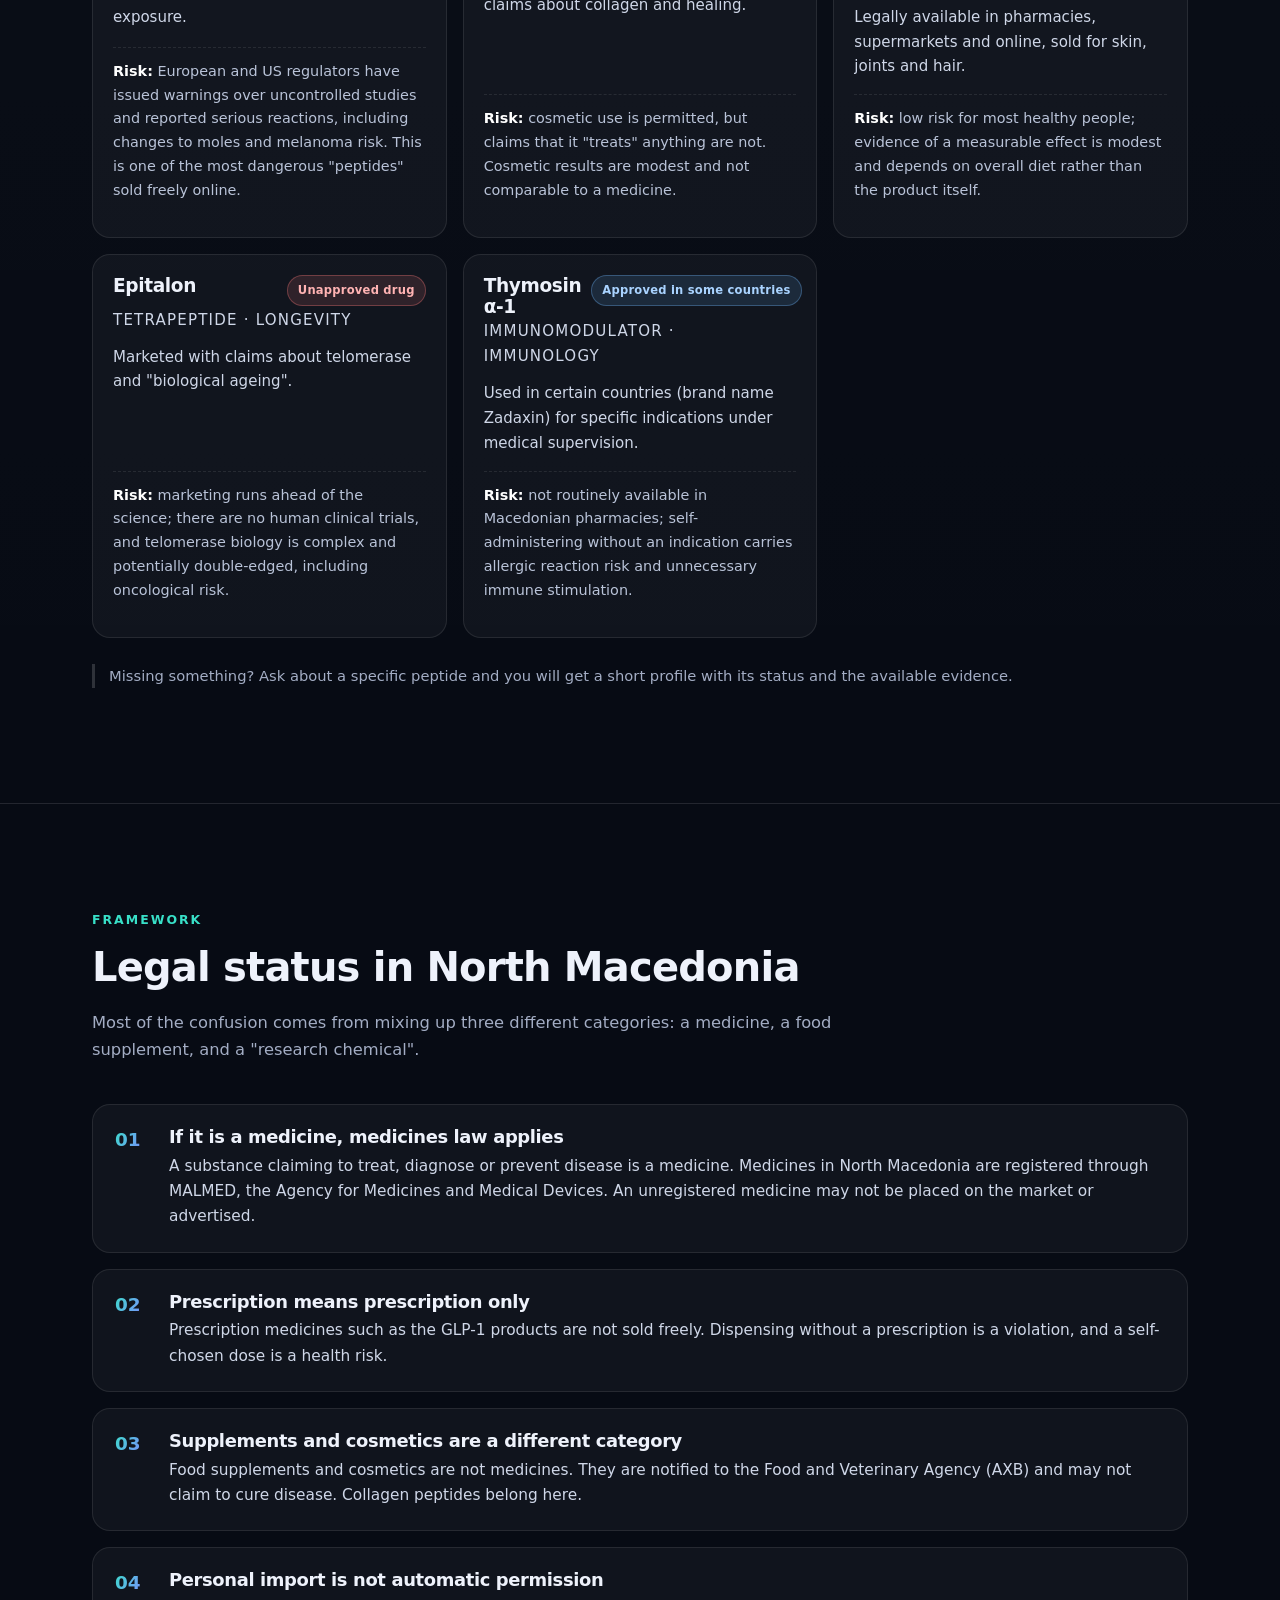
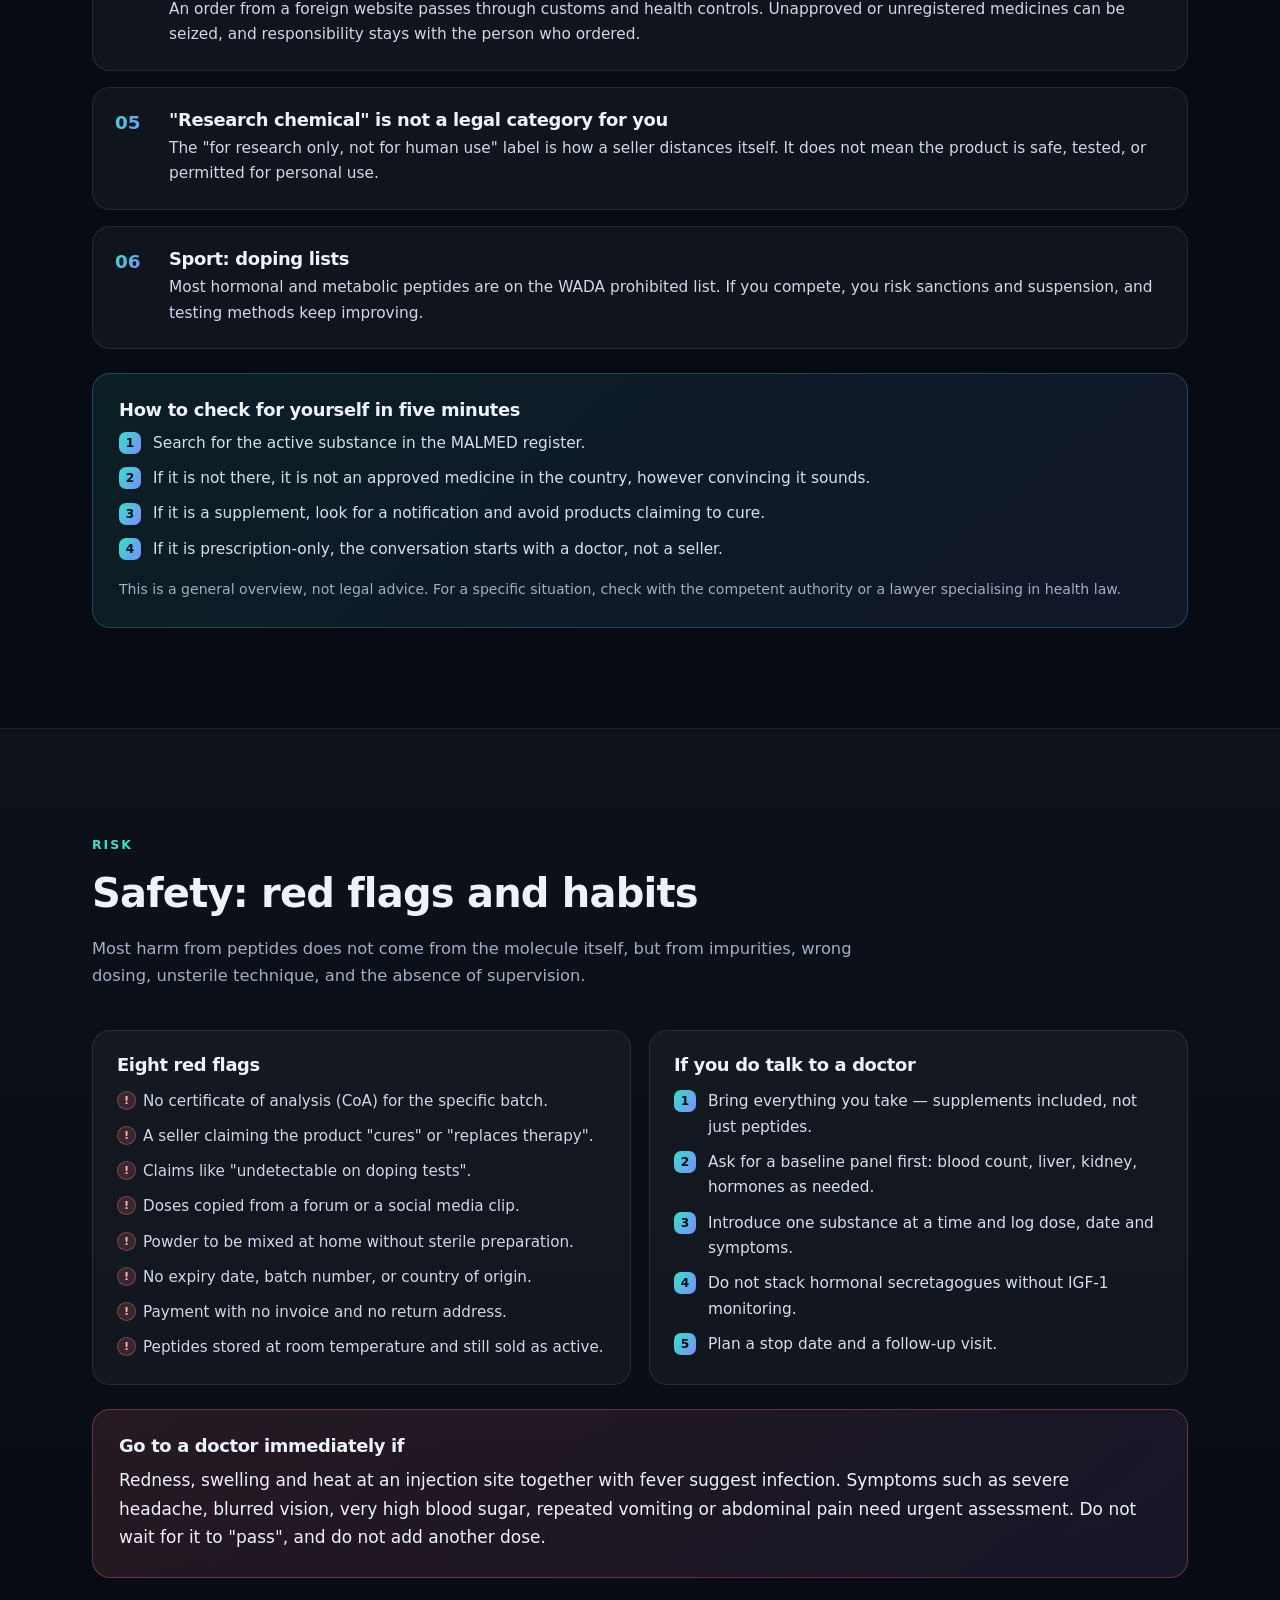
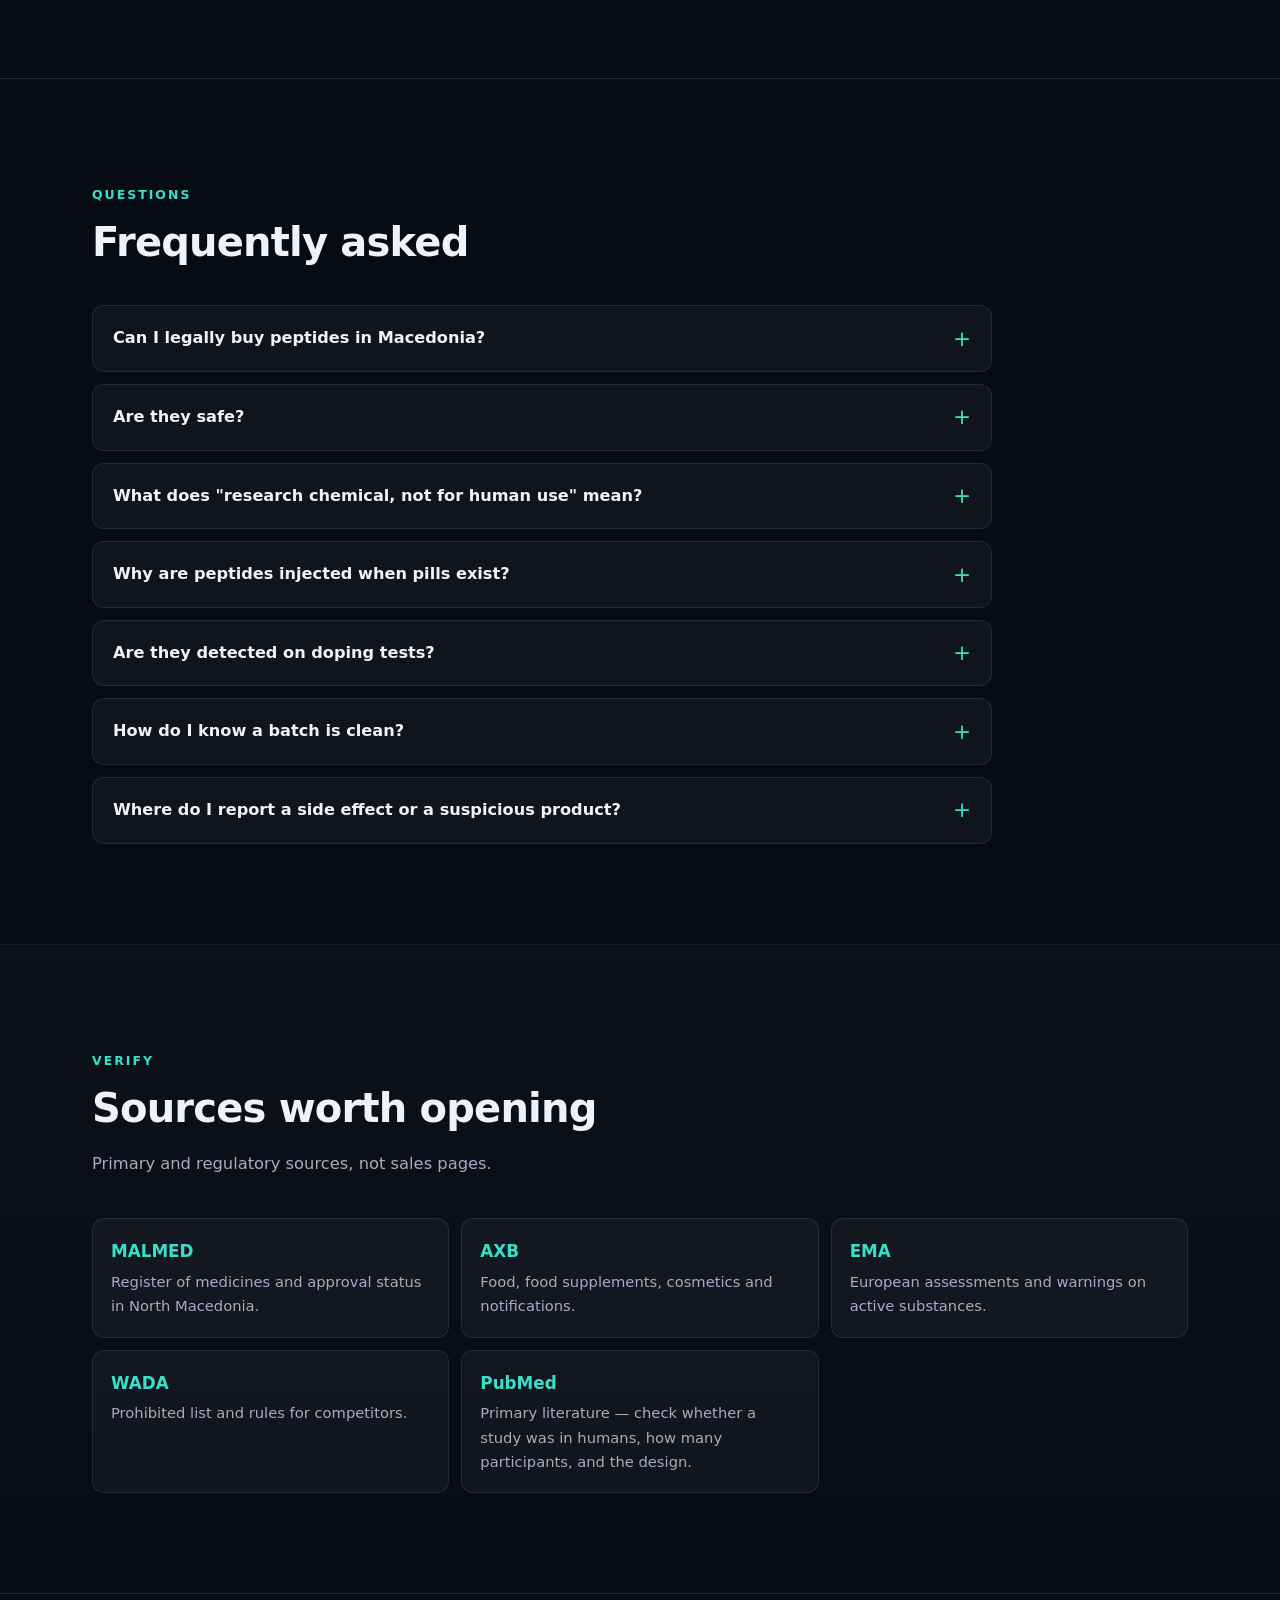
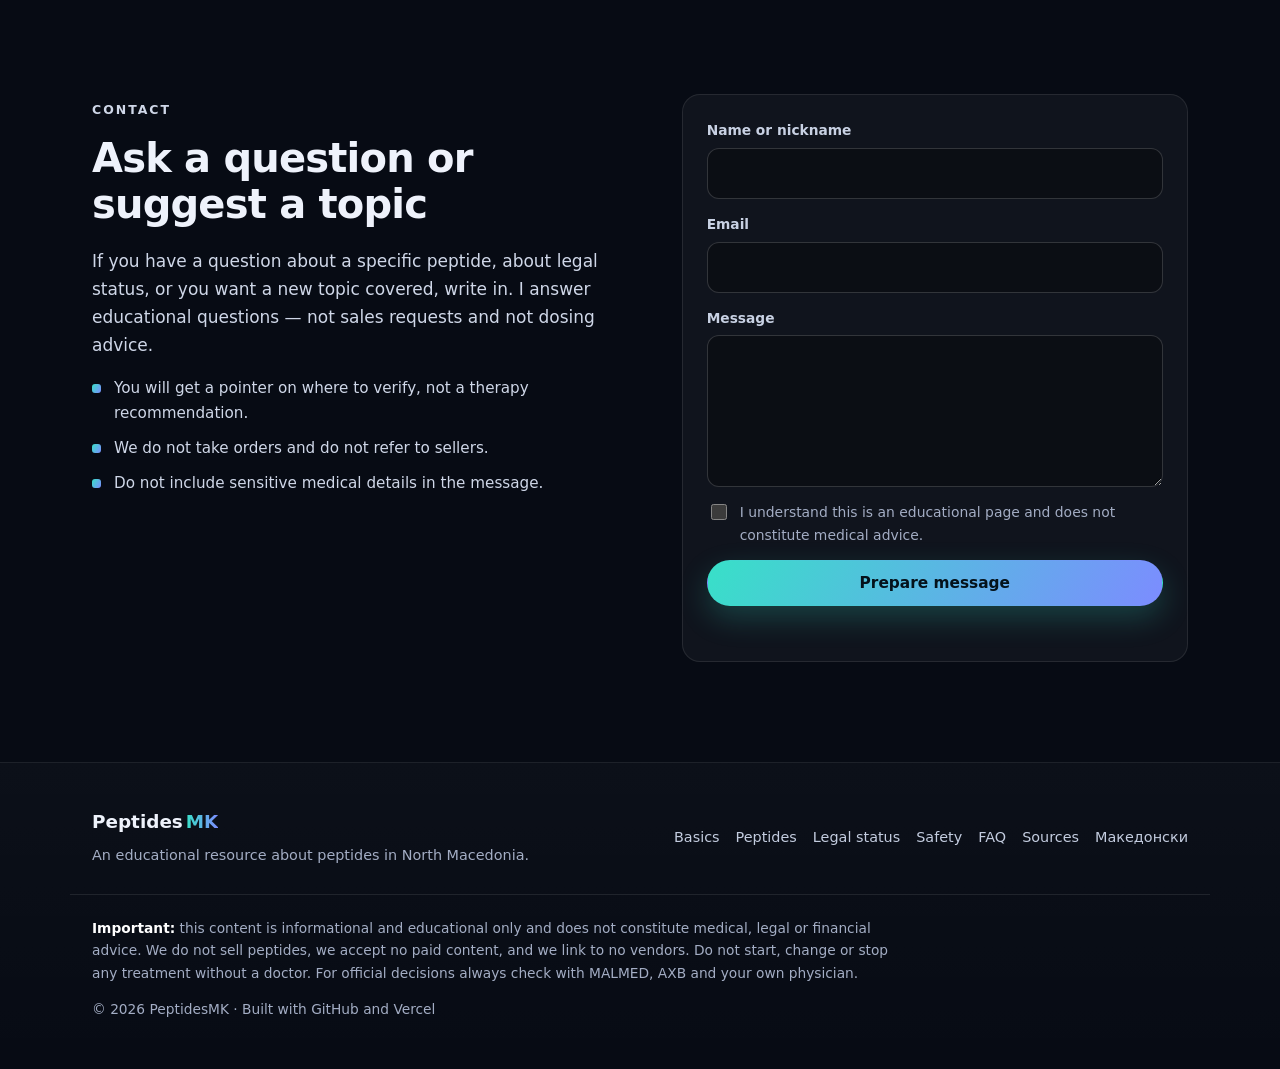
<file: en/index.html>
<!DOCTYPE html>
<html lang="en">
<head>
<meta charset="utf-8">
<meta name="viewport" content="width=device-width, initial-scale=1">
<title>Peptides in Macedonia — an educational guide and legal status</title>
<meta name="description" content="What peptides are, which ones are most in demand, their legal status in North Macedonia, and how to reduce the risks. An educational resource with no sales and no vendor links.">
<meta name="theme-color" content="#070b14">
<meta name="color-scheme" content="dark">
<meta property="og:type" content="website">
<meta property="og:locale" content="en_US">
<meta property="og:locale:alternate" content="mk_MK">
<meta property="og:title" content="Peptides in Macedonia — an educational guide">
<meta property="og:description" content="An overview of the most in-demand peptides, their legal status in North Macedonia, and practical safety guidance.">
<link rel="icon" href="/assets/favicon.svg" type="image/svg+xml">
<link rel="canonical" href="https://peptidi-makedonija.vercel.app/en">
<link rel="alternate" hreflang="mk" href="https://peptidi-makedonija.vercel.app/">
<link rel="alternate" hreflang="en" href="https://peptidi-makedonija.vercel.app/en">
<link rel="alternate" hreflang="x-default" href="https://peptidi-makedonija.vercel.app/">
<link rel="stylesheet" href="/styles.css">
</head>
<body>
<a class="skip-link" href="#main">Skip to content</a>

<div class="notice" role="note">
  <span class="notice-dot" aria-hidden="true"></span>
  <span><strong>Educational resource.</strong> We do not sell peptides, we take no sponsorships, and we link to no vendors.</span>
</div>

<header class="site-header" id="top">
  <nav class="nav" aria-label="Main navigation">
    <a class="brand" href="#top">
      <svg class="brand-mark" viewBox="0 0 32 32" aria-hidden="true">
        <path d="M16 3.5 27 10v12L16 28.5 5 22V10z" fill="none" stroke="url(#brandGrad)" stroke-width="1.8"/>
        <circle cx="16" cy="3.5" r="2.4" fill="#38e0c8"/>
        <circle cx="27" cy="10" r="2.4" fill="#7c8cff"/>
        <circle cx="27" cy="22" r="2.4" fill="#b98bff"/>
        <circle cx="16" cy="28.5" r="2.4" fill="#38e0c8"/>
        <circle cx="5" cy="22" r="2.4" fill="#7c8cff"/>
        <circle cx="5" cy="10" r="2.4" fill="#b98bff"/>
        <defs>
          <linearGradient id="brandGrad" x1="0" y1="0" x2="1" y2="1">
            <stop offset="0%" stop-color="#38e0c8"/>
            <stop offset="100%" stop-color="#7c8cff"/>
          </linearGradient>
        </defs>
      </svg>
      <span class="brand-text">Peptides<em>MK</em></span>
    </a>

    <button class="nav-toggle" type="button" aria-expanded="false" aria-controls="nav-menu">
      <span class="nav-toggle-bar" aria-hidden="true"></span>
      <span class="sr-only">Menu</span>
    </button>

    <ul class="nav-menu" id="nav-menu">
      <li><a href="#osnovi">Basics</a></li>
      <li><a href="#peptidi">Peptides</a></li>
      <li><a href="#zakon">Legal status</a></li>
      <li><a href="#bezbednost">Safety</a></li>
      <li><a href="#faq">FAQ</a></li>
      <li class="nav-lang"><a href="/" hreflang="mk" lang="mk">МК</a></li>
      <li><a class="nav-cta" href="#kontakt">Contact</a></li>
    </ul>
  </nav>
</header>

<main id="main">

  <section class="hero">
    <div class="hero-glow" aria-hidden="true"></div>
    <div class="hero-grid" aria-hidden="true"></div>
    <div class="wrap hero-inner">
      <p class="eyebrow">North Macedonia · 2026</p>
      <h1>Peptides in <span class="grad">Macedonia</span></h1>
      <p class="lead">
        A clear overview of what peptides are, which ones people ask about most, how they are
        regulated in North Macedonia, and which questions to ask before you touch anything.
        Written for people in Macedonia, with the focus on risk rather than marketing.
      </p>
      <div class="hero-actions">
        <a class="btn btn-primary" href="#osnovi">Start with the basics</a>
        <a class="btn btn-ghost" href="#zakon">Legal status</a>
      </div>
      <ul class="stats">
        <li><b>11</b><span>peptide profiles</span></li>
        <li><b>5</b><span>regulatory categories</span></li>
        <li><b>0</b><span>sales or vendor links</span></li>
      </ul>
    </div>
  </section>

  <section class="section" id="osnovi">
    <div class="wrap">
      <div class="section-head">
        <p class="eyebrow">Basics</p>
        <h2>What a peptide is — and what it is not</h2>
        <p class="section-sub">
          Peptides are ordinary biology, but "peptide" does not mean "safe".
          Understanding the basics is your first filter against bad marketing.
        </p>
      </div>

      <div class="cards">
        <article class="card reveal">
          <h3>Definition</h3>
          <p>A peptide is a short chain of amino acids, usually 2 to 50, joined by peptide bonds. Longer chains are proteins. Insulin and growth hormone are peptide hormones, so peptides are part of how a healthy body already works.</p>
        </article>

        <article class="card reveal">
          <h3>How they act</h3>
          <p>Most bind to a specific receptor on the cell surface and pass a signal inward. The effect therefore depends on the receptor, the dose, the duration of exposure, and how quickly the body breaks the molecule down.</p>
        </article>

        <article class="card reveal">
          <h3>Form and absorption</h3>
          <p>The digestive tract destroys much of a peptide, which is why many are given subcutaneously or nasally. Oral bioavailability is usually low. Delivery form is drug design, not an accident.</p>
        </article>

        <article class="card reveal">
          <h3>Not steroids</h3>
          <p>Peptides and steroids are different chemical classes with different risk profiles. Some peptides are hormone secretagogues, meaning they act on your hormonal system. "Natural" is not a synonym for "risk-free".</p>
        </article>

        <article class="card reveal">
          <h3>Terms worth knowing</h3>
          <ul class="ticks">
            <li><b>Secretagogue</b> — triggers your own hormone release.</li>
            <li><b>Half-life</b> — how fast the body clears the substance.</li>
            <li><b>Reconstitution</b> — dissolving a powder before use.</li>
            <li><b>CoA</b> — certificate of analysis for a specific batch.</li>
            <li><b>"Research chemical"</b> — a label that means "not a medicine, not approved for people".</li>
          </ul>
        </article>

        <article class="card reveal accent">
          <h3>The most important distinction</h3>
          <p><b>Research interest is not the same as an approved medicine.</b> For many popular peptides there are animal studies, lab models, or small trials — but no data on long-term safety in humans. Absence of evidence is not evidence of safety.</p>
        </article>
      </div>
    </div>
  </section>

  <section class="section section-alt" id="peptidi">
    <div class="wrap">
      <div class="section-head">
        <p class="eyebrow">Catalogue</p>
        <h2>The peptides people ask about most</h2>
        <p class="section-sub">
          Each profile lists what it is studied for, its status in North Macedonia, and the main
          risk. This is orientation, not a recommendation and not an invitation to use anything.
        </p>
      </div>

      <div class="filters" role="group" aria-label="Filter by category">
        <button class="chip is-active" type="button" data-filter="all">All</button>
        <button class="chip" type="button" data-filter="heal">Healing</button>
        <button class="chip" type="button" data-filter="hormone">Hormones</button>
        <button class="chip" type="button" data-filter="metab">Metabolism</button>
        <button class="chip" type="button" data-filter="cog">Cognitive</button>
        <button class="chip" type="button" data-filter="cosm">Cosmetics</button>
        <button class="chip" type="button" data-filter="immune">Immunology</button>
        <button class="chip" type="button" data-filter="long">Longevity</button>
      </div>

      <div class="grid" id="peptide-grid">

        <article class="pep reveal" data-cat="heal">
          <header>
            <h3>BPC-157</h3>
            <span class="badge badge-red">Unapproved drug</span>
          </header>
          <p class="pep-class">Pentadecapeptide · healing</p>
          <p>Derived from a gastric juice fragment. Studied in animals for tendons, muscle and the gut lining.</p>
          <p class="risk"><b>Risk:</b> almost no controlled human trials, and no approval from any EU or US regulator.</p>
        </article>

        <article class="pep reveal" data-cat="heal">
          <header>
            <h3>TB-500</h3>
            <span class="badge badge-red">Unapproved drug</span>
          </header>
          <p class="pep-class">Thymosin β4 fragment · healing</p>
          <p>Studied for cell migration and tissue regeneration after injury.</p>
          <p class="risk"><b>Risk:</b> very limited human data; commonly sold as a "research chemical" with no medical supervision.</p>
        </article>

        <article class="pep reveal" data-cat="hormone">
          <header>
            <h3>CJC-1295</h3>
            <span class="badge badge-red">Unapproved drug</span>
          </header>
          <p class="pep-class">GHRH analogue · hormones</p>
          <p>An analogue of growth hormone releasing hormone, studied for raising GH and IGF-1 with a long half-life.</p>
          <p class="risk"><b>Risk:</b> acts on the hormonal axis; without medical supervision it can disturb natural rhythms and affect blood sugar.</p>
        </article>

        <article class="pep reveal" data-cat="hormone">
          <header>
            <h3>Ipamorelin</h3>
            <span class="badge badge-red">Unapproved drug</span>
          </header>
          <p class="pep-class">Ghrelin receptor agonist · hormones</p>
          <p>A selective secretagogue studied for raising growth hormone with less impact on appetite and cortisol than earlier generations.</p>
          <p class="risk"><b>Risk:</b> long-term safety in healthy people is unestablished; IGF-1 should be monitored by a doctor.</p>
        </article>

        <article class="pep reveal" data-cat="metab">
          <header>
            <h3>Semaglutide</h3>
            <span class="badge badge-green">Approved drug · prescription</span>
          </header>
          <p class="pep-class">GLP-1 receptor agonist · metabolism</p>
          <p>This is a genuine approved medicine, dispensed by pharmacies on prescription (Ozempic, Wegovy, Rybelsus). It is used for type 2 diabetes and, for some products, for obesity treatment.</p>
          <p class="risk"><b>Risk:</b> gastrointestinal side effects, pancreatitis risk, muscle loss without protein and training, and the need for gradual titration. Illegal "research" copies of the same molecule are dangerous — the molecule may be impure or wrongly dosed.</p>
        </article>

        <article class="pep reveal" data-cat="cog">
          <header>
            <h3>Semax and Selank</h3>
            <span class="badge badge-red">Unapproved drug</span>
          </header>
          <p class="pep-class">Synthetic ACTH fragments · cognitive</p>
          <p>Nasal peptides developed in Russia and marketed for focus, stress and mood.</p>
          <p class="risk"><b>Risk:</b> not registered in the EU; evidence for cognitive benefit in healthy people is weak and comes mainly from small studies.</p>
        </article>

        <article class="pep reveal" data-cat="cosm">
          <header>
            <h3>Melanotan II</h3>
            <span class="badge badge-red">Unapproved · best avoided</span>
          </header>
          <p class="pep-class">α-MSH analogue · skin tanning</p>
          <p>Sold for tanning faster without sun exposure.</p>
          <p class="risk"><b>Risk:</b> European and US regulators have issued warnings over uncontrolled studies and reported serious reactions, including changes to moles and melanoma risk. This is one of the most dangerous "peptides" sold freely online.</p>
        </article>

        <article class="pep reveal" data-cat="cosm">
          <header>
            <h3>GHK-Cu</h3>
            <span class="badge badge-amber">Cosmetic ingredient</span>
          </header>
          <p class="pep-class">Copper peptide · cosmetics</p>
          <p>Used in creams and serums, often with claims about collagen and healing.</p>
          <p class="risk"><b>Risk:</b> cosmetic use is permitted, but claims that it "treats" anything are not. Cosmetic results are modest and not comparable to a medicine.</p>
        </article>

        <article class="pep reveal" data-cat="metab">
          <header>
            <h3>Collagen peptides</h3>
            <span class="badge badge-amber">Food supplement</span>
          </header>
          <p class="pep-class">Hydrolysed collagen · food supplement</p>
          <p>Legally available in pharmacies, supermarkets and online, sold for skin, joints and hair.</p>
          <p class="risk"><b>Risk:</b> low risk for most healthy people; evidence of a measurable effect is modest and depends on overall diet rather than the product itself.</p>
        </article>

        <article class="pep reveal" data-cat="long">
          <header>
            <h3>Epitalon</h3>
            <span class="badge badge-red">Unapproved drug</span>
          </header>
          <p class="pep-class">Tetrapeptide · longevity</p>
          <p>Marketed with claims about telomerase and "biological ageing".</p>
          <p class="risk"><b>Risk:</b> marketing runs ahead of the science; there are no human clinical trials, and telomerase biology is complex and potentially double-edged, including oncological risk.</p>
        </article>

        <article class="pep reveal" data-cat="immune">
          <header>
            <h3>Thymosin α-1</h3>
            <span class="badge badge-blue">Approved in some countries</span>
          </header>
          <p class="pep-class">Immunomodulator · immunology</p>
          <p>Used in certain countries (brand name Zadaxin) for specific indications under medical supervision.</p>
          <p class="risk"><b>Risk:</b> not routinely available in Macedonian pharmacies; self-administering without an indication carries allergic reaction risk and unnecessary immune stimulation.</p>
        </article>

      </div>

      <p class="grid-note">
        Missing something? Ask about a specific peptide and you will get a short profile with its status and the available evidence.
      </p>
    </div>
  </section>

  <section class="section" id="zakon">
    <div class="wrap">
      <div class="section-head">
        <p class="eyebrow">Framework</p>
        <h2>Legal status in North Macedonia</h2>
        <p class="section-sub">
          Most of the confusion comes from mixing up three different categories:
          a medicine, a food supplement, and a "research chemical".
        </p>
      </div>

      <ol class="steps">
        <li class="reveal">
          <span class="step-num">01</span>
          <h3>If it is a medicine, medicines law applies</h3>
          <p>A substance claiming to treat, diagnose or prevent disease is a medicine. Medicines in North Macedonia are registered through MALMED, the Agency for Medicines and Medical Devices. An unregistered medicine may not be placed on the market or advertised.</p>
        </li>
        <li class="reveal">
          <span class="step-num">02</span>
          <h3>Prescription means prescription only</h3>
          <p>Prescription medicines such as the GLP-1 products are not sold freely. Dispensing without a prescription is a violation, and a self-chosen dose is a health risk.</p>
        </li>
        <li class="reveal">
          <span class="step-num">03</span>
          <h3>Supplements and cosmetics are a different category</h3>
          <p>Food supplements and cosmetics are not medicines. They are notified to the Food and Veterinary Agency (АХВ) and may not claim to cure disease. Collagen peptides belong here.</p>
        </li>
        <li class="reveal">
          <span class="step-num">04</span>
          <h3>Personal import is not automatic permission</h3>
          <p>An order from a foreign website passes through customs and health controls. Unapproved or unregistered medicines can be seized, and responsibility stays with the person who ordered.</p>
        </li>
        <li class="reveal">
          <span class="step-num">05</span>
          <h3>"Research chemical" is not a legal category for you</h3>
          <p>The "for research only, not for human use" label is how a seller distances itself. It does not mean the product is safe, tested, or permitted for personal use.</p>
        </li>
        <li class="reveal">
          <span class="step-num">06</span>
          <h3>Sport: doping lists</h3>
          <p>Most hormonal and metabolic peptides are on the WADA prohibited list. If you compete, you risk sanctions and suspension, and testing methods keep improving.</p>
        </li>
      </ol>

      <div class="callout reveal">
        <h3>How to check for yourself in five minutes</h3>
        <ol class="checklist">
          <li>Search for the active substance in the MALMED register.</li>
          <li>If it is not there, it is not an approved medicine in the country, however convincing it sounds.</li>
          <li>If it is a supplement, look for a notification and avoid products claiming to cure.</li>
          <li>If it is prescription-only, the conversation starts with a doctor, not a seller.</li>
        </ol>
        <p class="disclaimer">
          This is a general overview, not legal advice. For a specific situation, check with the
          competent authority or a lawyer specialising in health law.
        </p>
      </div>
    </div>
  </section>

  <section class="section section-alt" id="bezbednost">
    <div class="wrap">
      <div class="section-head">
        <p class="eyebrow">Risk</p>
        <h2>Safety: red flags and habits</h2>
        <p class="section-sub">
          Most harm from peptides does not come from the molecule itself, but from impurities,
          wrong dosing, unsterile technique, and the absence of supervision.
        </p>
      </div>

      <div class="two-col">
        <div class="panel reveal">
          <h3>Eight red flags</h3>
          <ul class="flags">
            <li>No certificate of analysis (CoA) for the specific batch.</li>
            <li>A seller claiming the product "cures" or "replaces therapy".</li>
            <li>Claims like "undetectable on doping tests".</li>
            <li>Doses copied from a forum or a social media clip.</li>
            <li>Powder to be mixed at home without sterile preparation.</li>
            <li>No expiry date, batch number, or country of origin.</li>
            <li>Payment with no invoice and no return address.</li>
            <li>Peptides stored at room temperature and still sold as active.</li>
          </ul>
        </div>

        <div class="panel reveal">
          <h3>If you do talk to a doctor</h3>
          <ol class="checklist">
            <li>Bring everything you take — supplements included, not just peptides.</li>
            <li>Ask for a baseline panel first: blood count, liver, kidney, hormones as needed.</li>
            <li>Introduce one substance at a time and log dose, date and symptoms.</li>
            <li>Do not stack hormonal secretagogues without IGF-1 monitoring.</li>
            <li>Plan a stop date and a follow-up visit.</li>
          </ol>
        </div>
      </div>

      <div class="callout callout-danger reveal">
        <h3>Go to a doctor immediately if</h3>
        <p>
          Redness, swelling and heat at an injection site together with fever suggest infection.
          Symptoms such as severe headache, blurred vision, very high blood sugar, repeated vomiting
          or abdominal pain need urgent assessment. Do not wait for it to "pass", and do not add another dose.
        </p>
      </div>
    </div>
  </section>

  <section class="section" id="faq">
    <div class="wrap">
      <div class="section-head">
        <p class="eyebrow">Questions</p>
        <h2>Frequently asked</h2>
      </div>

      <div class="faq">
        <details class="reveal">
          <summary>Can I legally buy peptides in Macedonia?</summary>
          <p>It depends on the category. A registered prescription medicine — only with a prescription, from a pharmacy. A notified food supplement or cosmetic — freely. A product sold as a "research chemical" has no legal category for personal use, and the shipment can be stopped at customs.</p>
        </details>
        <details class="reveal">
          <summary>Are they safe?</summary>
          <p>There is no single answer. It depends on the substance, the dose, the purity, the route of administration and your own health. For most popular "healing" peptides there is weak or no controlled human data.</p>
        </details>
        <details class="reveal">
          <summary>What does "research chemical, not for human use" mean?</summary>
          <p>It is a label that lets the seller disclaim responsibility and avoid medicines regulation. It does not mean the product is safer or tested. If the label says "not for human use", the product is not meant for you.</p>
        </details>
        <details class="reveal">
          <summary>Why are peptides injected when pills exist?</summary>
          <p>They are broken down in the digestive tract, so oral absorption is poor. That is why many products are made for subcutaneous or nasal use. That advantage carries a risk: sterility, technique, and the possibility of a local reaction.</p>
        </details>
        <details class="reveal">
          <summary>Are they detected on doping tests?</summary>
          <p>Many are on the WADA prohibited list and laboratory methods exist to detect them. Claims that something is "invisible" to testing are inaccurate and usually appear exactly when someone wants to sell.</p>
        </details>
        <details class="reveal">
          <summary>How do I know a batch is clean?</summary>
          <p>A CoA (certificate of analysis) for that specific batch, with HPLC for purity, mass spectrometry for identity, and where relevant sterility and endotoxin testing. A certificate for one batch does not cover the next one.</p>
        </details>
        <details class="reveal">
          <summary>Where do I report a side effect or a suspicious product?</summary>
          <p>For medicines — MALMED and your doctor. For supplements, food and cosmetics — АХВ. For suspicious online medicine sales, reporting to the competent authorities is a legitimate step, not an overreaction.</p>
        </details>
      </div>
    </div>
  </section>

  <section class="section section-alt" id="izvori">
    <div class="wrap">
      <div class="section-head">
        <p class="eyebrow">Verify</p>
        <h2>Sources worth opening</h2>
        <p class="section-sub">Primary and regulatory sources, not sales pages.</p>
      </div>
      <ul class="sources">
        <li><a href="https://www.malmed.gov.mk" target="_blank" rel="noopener">MALMED</a><span>Register of medicines and approval status in North Macedonia.</span></li>
        <li><a href="https://www.av.gov.mk" target="_blank" rel="noopener">АХВ</a><span>Food, food supplements, cosmetics and notifications.</span></li>
        <li><a href="https://www.ema.europa.eu" target="_blank" rel="noopener">EMA</a><span>European assessments and warnings on active substances.</span></li>
        <li><a href="https://www.wada-ama.org" target="_blank" rel="noopener">WADA</a><span>Prohibited list and rules for competitors.</span></li>
        <li><a href="https://pubmed.ncbi.nlm.nih.gov" target="_blank" rel="noopener">PubMed</a><span>Primary literature — check whether a study was in humans, how many participants, and the design.</span></li>
      </ul>
    </div>
  </section>

  <section class="section" id="kontakt">
    <div class="wrap">
      <div class="contact">
        <div class="contact-copy">
          <p class="eyebrow">Contact</p>
          <h2>Ask a question or suggest a topic</h2>
          <p>
            If you have a question about a specific peptide, about legal status, or you want a new
            topic covered, write in. I answer educational questions — not sales requests and not
            dosing advice.
          </p>
          <ul class="ticks contact-list">
            <li>You will get a pointer on where to verify, not a therapy recommendation.</li>
            <li>We do not take orders and do not refer to sellers.</li>
            <li>Do not include sensitive medical details in the message.</li>
          </ul>
        </div>

        <form class="contact-form" id="contact-form" novalidate>
          <div class="field">
            <label for="name">Name or nickname</label>
            <input id="name" name="name" type="text" autocomplete="name" required>
          </div>
          <div class="field">
            <label for="email">Email</label>
            <input id="email" name="email" type="email" autocomplete="email" required>
          </div>
          <div class="field">
            <label for="message">Message</label>
            <textarea id="message" name="message" rows="5" required></textarea>
          </div>
          <label class="switch">
            <input id="consent" type="checkbox" required>
            <span>I understand this is an educational page and does not constitute medical advice.</span>
          </label>
          <button class="btn btn-primary" type="submit">Prepare message</button>
          <p class="form-msg" id="form-msg" role="status" aria-live="polite"></p>
        </form>
      </div>
    </div>
  </section>

</main>

<footer class="site-footer">
  <div class="wrap footer-inner">
    <div class="footer-brand">
      <span class="brand-text">Peptides<em>MK</em></span>
      <p>An educational resource about peptides in North Macedonia.</p>
    </div>
    <nav class="footer-nav" aria-label="Footer navigation">
      <a href="#osnovi">Basics</a>
      <a href="#peptidi">Peptides</a>
      <a href="#zakon">Legal status</a>
      <a href="#bezbednost">Safety</a>
      <a href="#faq">FAQ</a>
      <a href="#izvori">Sources</a>
      <a href="/" hreflang="mk" lang="mk">Македонски</a>
    </nav>
  </div>
  <div class="wrap disclaimer-box">
    <p>
      <strong>Important:</strong> this content is informational and educational only and does not constitute
      medical, legal or financial advice. We do not sell peptides, we accept no paid content, and we link
      to no vendors. Do not start, change or stop any treatment without a doctor. For official decisions
      always check with MALMED, АХВ and your own physician.
    </p>
    <p class="copyright">© <span id="year">2026</span> PeptidesMK · Built with GitHub and Vercel</p>
  </div>
</footer>

<script src="/app.js" defer></script>
</body>
</html>
</file>
<file: styles.css>
/* ==========================================================================
   ПептидиМК — стилски лист
   Тема: темна, висока читливост, без надворешни зависности
   ========================================================================== */

:root {
  --bg: #070b14;
  --bg-2: #0b1120;
  --surface: rgba(255, 255, 255, 0.04);
  --surface-2: rgba(255, 255, 255, 0.06);
  --border: rgba(255, 255, 255, 0.09);
  --border-strong: rgba(255, 255, 255, 0.16);
  --text: #eef2fb;
  --muted: #a3adc4;
  --muted-2: #7e8999;
  --teal: #38e0c8;
  --indigo: #7c8cff;
  --violet: #b98bff;
  --amber: #ffc76b;
  --red: #ff7b7b;
  --blue: #6fb6ff;
  --radius: 18px;
  --radius-sm: 12px;
  --shadow: 0 24px 60px rgba(0, 0, 0, 0.45);
  --font: "Segoe UI", system-ui, -apple-system, "Noto Sans", Roboto, Arial, sans-serif;
  --maxw: 1140px;
}

* { box-sizing: border-box; }

html {
  scroll-behavior: smooth;
  scroll-padding-top: 88px;
  -webkit-text-size-adjust: 100%;
}

body {
  margin: 0;
  background: var(--bg);
  color: var(--text);
  font-family: var(--font);
  font-size: 17px;
  line-height: 1.65;
  overflow-x: hidden;
  -webkit-font-smoothing: antialiased;
}

img, svg { max-width: 100%; }

a { color: var(--teal); text-decoration: none; }
a:hover { text-decoration: underline; }

h1, h2, h3 { line-height: 1.15; margin: 0 0 .5em; letter-spacing: -0.02em; }
h1 { font-size: clamp(2.4rem, 6vw, 4.1rem); font-weight: 800; }
h2 { font-size: clamp(1.7rem, 3.4vw, 2.5rem); font-weight: 750; }
h3 { font-size: 1.12rem; font-weight: 700; }

p { margin: 0 0 1em; }
ul, ol { margin: 0; padding: 0; list-style: none; }

strong, b { color: #fff; font-weight: 700; }

.wrap {
  width: 100%;
  max-width: var(--maxw);
  margin-inline: auto;
  padding-inline: 22px;
}

.sr-only {
  position: absolute; width: 1px; height: 1px;
  padding: 0; margin: -1px; overflow: hidden;
  clip: rect(0 0 0 0); white-space: nowrap; border: 0;
}

.skip-link {
  position: absolute; left: -9999px; top: 0; z-index: 999;
  background: var(--teal); color: #04121a; padding: 12px 18px;
  border-radius: 0 0 12px 0; font-weight: 700;
}
.skip-link:focus { left: 0; }

:focus-visible {
  outline: 2px solid var(--teal);
  outline-offset: 3px;
  border-radius: 6px;
}

/* ---------- лента со известување ---------- */
.notice {
  display: flex; gap: 10px; align-items: center; justify-content: center;
  flex-wrap: wrap; text-align: center;
  background: linear-gradient(90deg, rgba(56,224,200,.12), rgba(124,140,255,.12));
  border-bottom: 1px solid var(--border);
  padding: 9px 18px;
  font-size: .86rem;
  color: #d7deef;
}
.notice-dot {
  width: 8px; height: 8px; border-radius: 50%;
  background: var(--teal); box-shadow: 0 0 0 4px rgba(56,224,200,.15);
  flex: 0 0 auto;
}

/* ---------- навигација ---------- */
.site-header {
  position: sticky; top: 0; z-index: 100;
  backdrop-filter: blur(14px);
  background: rgba(7, 11, 20, .78);
  border-bottom: 1px solid transparent;
  transition: border-color .25s ease, background .25s ease;
}
.site-header.is-stuck {
  border-bottom-color: var(--border);
  background: rgba(7, 11, 20, .92);
}

.nav {
  max-width: var(--maxw); margin-inline: auto; padding: 12px 22px;
  display: flex; align-items: center; gap: 18px;
}

.brand {
  display: inline-flex; align-items: center; gap: 10px;
  color: var(--text); font-weight: 800; letter-spacing: -0.02em;
  text-decoration: none; margin-right: auto;
}
.brand:hover { text-decoration: none; }
.brand-mark { width: 32px; height: 32px; flex: 0 0 auto; }
.brand-text { font-size: 1.06rem; }
.brand-text em {
  font-style: normal; margin-left: 3px;
  background: linear-gradient(90deg, var(--teal), var(--indigo));
  -webkit-background-clip: text; background-clip: text; color: transparent;
}

.nav-menu {
  display: flex; align-items: center; gap: 6px;
}
.nav-menu a {
  display: inline-block; padding: 8px 12px; border-radius: 10px;
  color: #cbd4e6; font-size: .94rem; font-weight: 600;
}
.nav-menu a:hover { background: var(--surface-2); color: #fff; text-decoration: none; }
.nav-menu a.is-active { color: #fff; background: var(--surface-2); }
.nav-cta {
  background: linear-gradient(120deg, var(--teal), var(--indigo));
  color: #05121a !important;
  font-weight: 750;
}
.nav-cta:hover { filter: brightness(1.08); }

.nav-lang a {
  display: inline-block; padding: 8px 13px;
  border: 1px solid var(--border-strong); border-radius: 999px;
  font-size: .8rem; font-weight: 750; letter-spacing: .08em;
  color: #cbd4e6;
}
.nav-lang a:hover { background: var(--surface-2); color: #fff; text-decoration: none; }

.nav-toggle {
  display: none;
  width: 42px; height: 42px; border-radius: 12px;
  background: var(--surface-2); border: 1px solid var(--border);
  cursor: pointer; position: relative;
}
.nav-toggle-bar,
.nav-toggle-bar::before,
.nav-toggle-bar::after {
  position: absolute;
  width: 18px;
  height: 2px;
  background: #dfe6f5;
  border-radius: 2px;
  transition: transform .2s ease, background .2s ease;
}
.nav-toggle-bar { top: 50%; left: 50%; transform: translate(-50%, -1px); }
.nav-toggle-bar::before { content: ""; left: 0; top: -6px; }
.nav-toggle-bar::after { content: ""; left: 0; top: 6px; }
.nav-toggle[aria-expanded="true"] .nav-toggle-bar { background: transparent; }
.nav-toggle[aria-expanded="true"] .nav-toggle-bar::before { transform: translateY(6px) rotate(45deg); }
.nav-toggle[aria-expanded="true"] .nav-toggle-bar::after { transform: translateY(-6px) rotate(-45deg); }

/* ---------- hero ---------- */
.hero {
  position: relative;
  padding: clamp(56px, 9vw, 116px) 0 clamp(48px, 7vw, 96px);
  overflow: hidden;
  border-bottom: 1px solid var(--border);
}
.hero-glow {
  position: absolute; inset: -30% -10% auto -10%; height: 700px;
  background:
    radial-gradient(46% 52% at 22% 34%, rgba(56,224,200,.20), transparent 70%),
    radial-gradient(42% 48% at 78% 26%, rgba(124,140,255,.22), transparent 70%),
    radial-gradient(38% 40% at 52% 78%, rgba(185,139,255,.14), transparent 70%);
  filter: blur(10px);
  pointer-events: none;
}
.hero-grid {
  position: absolute; inset: 0;
  background-image:
    linear-gradient(rgba(255,255,255,.045) 1px, transparent 1px),
    linear-gradient(90deg, rgba(255,255,255,.045) 1px, transparent 1px);
  background-size: 62px 62px;
  mask-image: radial-gradient(70% 60% at 50% 30%, #000 25%, transparent 78%);
  -webkit-mask-image: radial-gradient(70% 60% at 50% 30%, #000 25%, transparent 78%);
  pointer-events: none;
}
.hero-inner { position: relative; z-index: 1; max-width: 900px; }

.eyebrow {
  display: inline-block;
  font-size: .78rem; font-weight: 700; letter-spacing: .16em;
  text-transform: uppercase; color: var(--teal);
  margin: 0 0 14px;
}
.grad {
  background: linear-gradient(100deg, var(--teal) 5%, var(--indigo) 55%, var(--violet) 95%);
  -webkit-background-clip: text; background-clip: text; color: transparent;
}
.lead {
  font-size: clamp(1.02rem, 1.6vw, 1.18rem);
  color: #c6cfe2; max-width: 66ch;
}

.hero-actions { display: flex; flex-wrap: wrap; gap: 12px; margin: 26px 0 34px; }

.btn {
  display: inline-flex; align-items: center; justify-content: center;
  padding: 13px 24px; border-radius: 999px;
  font-weight: 700; font-size: .96rem; border: 1px solid transparent;
  cursor: pointer; transition: transform .15s ease, filter .2s ease, background .2s ease;
  font-family: inherit;
}
.btn:hover { text-decoration: none; transform: translateY(-1px); }
.btn-primary {
  background: linear-gradient(120deg, var(--teal), var(--indigo));
  color: #04121b;
  box-shadow: 0 12px 30px rgba(56,224,200,.22);
}
.btn-primary:hover { filter: brightness(1.07); }
.btn-ghost {
  background: var(--surface); color: var(--text);
  border-color: var(--border-strong);
}
.btn-ghost:hover { background: var(--surface-2); }

.stats {
  display: grid; grid-template-columns: repeat(3, minmax(0, 1fr));
  gap: 14px; max-width: 620px;
}
.stats li {
  background: var(--surface); border: 1px solid var(--border);
  border-radius: var(--radius-sm); padding: 14px 16px;
}
.stats b { display: block; font-size: 1.55rem; line-height: 1.1; }
.stats span { font-size: .82rem; color: var(--muted); }

/* ---------- секции ---------- */
.section { padding: clamp(56px, 8vw, 100px) 0; }
.section-alt {
  background: linear-gradient(180deg, rgba(255,255,255,.022), rgba(255,255,255,0));
  border-block: 1px solid var(--border);
}
.section-head { max-width: 780px; margin-bottom: 40px; }
.section-sub { color: var(--muted); font-size: 1.02rem; margin: 0; }

/* ---------- картички ---------- */
.cards {
  display: grid; gap: 18px;
  grid-template-columns: repeat(auto-fit, minmax(280px, 1fr));
}
.card {
  background: var(--surface); border: 1px solid var(--border);
  border-radius: var(--radius); padding: 22px;
  transition: border-color .2s ease, transform .2s ease, background .2s ease;
}
.card:hover { border-color: var(--border-strong); transform: translateY(-3px); }
.card p:last-child, .card ul:last-child { margin-bottom: 0; }
.card p { color: #cfd7e8; font-size: .96rem; }
.card.accent {
  background: linear-gradient(140deg, rgba(56,224,200,.10), rgba(124,140,255,.10));
  border-color: rgba(56,224,200,.28);
}

.ticks li {
  position: relative; padding-left: 22px; margin-bottom: 8px;
  color: #cfd7e8; font-size: .95rem;
}
.ticks li::before {
  content: ""; position: absolute; left: 0; top: .55em;
  width: 9px; height: 9px; border-radius: 3px;
  background: linear-gradient(120deg, var(--teal), var(--indigo));
}

/* ---------- филтри и каталог ---------- */
.filters { display: flex; flex-wrap: wrap; gap: 9px; margin-bottom: 26px; }
.chip {
  padding: 8px 15px; border-radius: 999px;
  background: var(--surface); border: 1px solid var(--border);
  color: #c8d1e3; font-size: .88rem; font-weight: 600;
  cursor: pointer; font-family: inherit;
  transition: background .18s ease, color .18s ease, border-color .18s ease;
}
.chip:hover { background: var(--surface-2); color: #fff; }
.chip.is-active {
  background: linear-gradient(120deg, rgba(56,224,200,.9), rgba(124,140,255,.9));
  border-color: transparent; color: #04121b;
}

.grid {
  display: grid; gap: 16px;
  grid-template-columns: repeat(auto-fit, minmax(300px, 1fr));
}
.pep {
  display: flex; flex-direction: column;
  background: var(--surface); border: 1px solid var(--border);
  border-radius: var(--radius); padding: 20px;
  transition: border-color .2s ease, transform .2s ease;
}
.pep:hover { border-color: var(--border-strong); transform: translateY(-3px); }
.pep header {
  display: flex; align-items: flex-start; justify-content: space-between;
  gap: 10px; margin-bottom: 2px;
}
.pep h3 { margin: 0; font-size: 1.16rem; }
.pep-class {
  font-size: .8rem; color: var(--muted); text-transform: uppercase;
  letter-spacing: .08em; margin: 0 0 12px;
}
.pep p { color: #cfd7e8; font-size: .94rem; }
.pep .risk {
  margin-top: auto; padding-top: 12px; border-top: 1px dashed var(--border);
  color: #b9c3d8; font-size: .9rem;
}
.pep.is-hidden { display: none; }

.badge {
  flex: 0 0 auto; white-space: nowrap;
  font-size: .72rem; font-weight: 700; letter-spacing: .02em;
  padding: 5px 10px; border-radius: 999px;
  border: 1px solid transparent; text-align: right;
}
.badge-red { background: rgba(255,123,123,.13); color: #ffb3b3; border-color: rgba(255,123,123,.32); }
.badge-green { background: rgba(56,224,200,.13); color: #8ff0e2; border-color: rgba(56,224,200,.34); }
.badge-amber { background: rgba(255,199,107,.13); color: #ffd79a; border-color: rgba(255,199,107,.32); }
.badge-blue { background: rgba(111,182,255,.13); color: #a9d3ff; border-color: rgba(111,182,255,.32); }

.grid-note {
  margin-top: 26px; color: var(--muted); font-size: .92rem;
  border-left: 3px solid var(--border-strong); padding-left: 14px;
}

/* ---------- правен статус ---------- */
.steps { display: grid; gap: 16px; counter-reset: step; }
.steps li {
  position: relative;
  background: var(--surface); border: 1px solid var(--border);
  border-radius: var(--radius); padding: 22px 22px 22px 76px;
}
.step-num {
  position: absolute; left: 22px; top: 20px;
  font-size: 1.15rem; font-weight: 800;
  background: linear-gradient(120deg, var(--teal), var(--indigo));
  -webkit-background-clip: text; background-clip: text; color: transparent;
}
.steps h3 { margin-bottom: 6px; }
.steps p { margin: 0; color: #cfd7e8; font-size: .96rem; }

.callout {
  margin-top: 24px; padding: 26px;
  border-radius: var(--radius);
  background: linear-gradient(140deg, rgba(56,224,200,.09), rgba(124,140,255,.09));
  border: 1px solid rgba(56,224,200,.26);
}
.callout-danger {
  background: linear-gradient(140deg, rgba(255,123,123,.12), rgba(185,139,255,.08));
  border-color: rgba(255,123,123,.32);
}
.callout h3 { margin-bottom: 10px; }
.callout p:last-child { margin-bottom: 0; }

.checklist { display: grid; gap: 10px; counter-reset: chk; }
.checklist li {
  position: relative; padding-left: 34px; color: #d6deee; font-size: .96rem;
}
.checklist li::before {
  counter-increment: chk; content: counter(chk);
  position: absolute; left: 0; top: .1em;
  width: 22px; height: 22px; border-radius: 7px;
  display: grid; place-items: center;
  font-size: .76rem; font-weight: 800; color: #04121b;
  background: linear-gradient(120deg, var(--teal), var(--indigo));
}
.disclaimer { margin-top: 16px; color: var(--muted); font-size: .88rem; }

/* ---------- безбедност ---------- */
.two-col { display: grid; gap: 18px; grid-template-columns: repeat(auto-fit, minmax(320px, 1fr)); }
.panel {
  background: var(--surface); border: 1px solid var(--border);
  border-radius: var(--radius); padding: 24px;
}
.panel h3 { margin-bottom: 14px; }
.flags { display: grid; gap: 10px; }
.flags li {
  position: relative; padding-left: 26px;
  color: #cfd7e8; font-size: .95rem;
}
.flags li::before {
  content: "!"; position: absolute; left: 0; top: .18em;
  width: 17px; height: 17px; border-radius: 50%;
  display: grid; place-items: center;
  font-size: .7rem; font-weight: 800;
  background: rgba(255,123,123,.16); color: #ffb3b3;
  border: 1px solid rgba(255,123,123,.36);
}

/* ---------- FAQ ---------- */
.faq { display: grid; gap: 12px; max-width: 900px; }
.faq details {
  background: var(--surface); border: 1px solid var(--border);
  border-radius: var(--radius-sm); padding: 4px 20px;
  transition: border-color .2s ease, background .2s ease;
}
.faq details[open] { border-color: var(--border-strong); background: var(--surface-2); }
.faq summary {
  cursor: pointer; padding: 15px 0; font-weight: 650; font-size: 1.01rem;
  list-style: none; position: relative; padding-right: 34px;
}
.faq summary::-webkit-details-marker { display: none; }
.faq summary::after {
  content: "+"; position: absolute; right: 0; top: 50%; translate: 0 -50%;
  font-size: 1.35rem; font-weight: 400; color: var(--teal);
  transition: rotate .2s ease;
}
.faq details[open] summary::after { rotate: 45deg; }
.faq p { color: #cfd7e8; font-size: .95rem; padding-bottom: 8px; margin: 0; }

/* ---------- извори ---------- */
.sources { display: grid; gap: 12px; grid-template-columns: repeat(auto-fit, minmax(280px, 1fr)); }
.sources li {
  background: var(--surface); border: 1px solid var(--border);
  border-radius: var(--radius-sm); padding: 18px;
}
.sources a {
  display: inline-block; font-weight: 750; font-size: 1.05rem; margin-bottom: 4px;
}
.sources span { display: block; color: var(--muted); font-size: .92rem; }

/* ---------- контакт ---------- */
.contact {
  display: grid; gap: 30px; align-items: start;
  grid-template-columns: 1.05fr .95fr;
}
.contact-copy p { color: #cfd7e8; }
.contact-list li { margin-bottom: 10px; }

.contact-form {
  background: var(--surface); border: 1px solid var(--border);
  border-radius: var(--radius); padding: 24px;
  display: grid; gap: 14px;
}
.field { display: grid; gap: 6px; }
.field label { font-size: .86rem; font-weight: 650; color: #c8d1e3; }
.field input, .field textarea {
  width: 100%; padding: 12px 14px; border-radius: var(--radius-sm);
  background: rgba(0,0,0,.28); border: 1px solid var(--border-strong);
  color: var(--text); font: inherit; font-size: .95rem; resize: vertical;
}
.field input:focus, .field textarea:focus {
  border-color: var(--teal); outline: none;
  box-shadow: 0 0 0 3px rgba(56,224,200,.16);
}
.switch { display: flex; gap: 10px; align-items: flex-start; font-size: .87rem; color: var(--muted); }
.switch input { margin-top: .25em; accent-color: var(--teal); width: 16px; height: 16px; flex: 0 0 auto; }
.contact-form .btn { width: 100%; }
.form-msg { margin: 0; font-size: .88rem; color: var(--teal); min-height: 1.2em; }
.form-msg.is-error { color: var(--red); }

/* ---------- подножје ---------- */
.site-footer {
  border-top: 1px solid var(--border);
  background: linear-gradient(180deg, rgba(255,255,255,.02), transparent);
  padding: 44px 0 34px;
}
.footer-inner {
  display: flex; flex-wrap: wrap; gap: 20px;
  justify-content: space-between; align-items: center;
  padding-bottom: 26px; border-bottom: 1px solid var(--border);
}
.footer-brand .brand-text { font-size: 1.15rem; font-weight: 800; }
.footer-brand p { margin: 6px 0 0; color: var(--muted); font-size: .9rem; }
.footer-nav { display: flex; flex-wrap: wrap; gap: 8px 16px; }
.footer-nav a { color: #c3ccdf; font-size: .9rem; }
.disclaimer-box { padding-top: 22px; }
.disclaimer-box p { color: var(--muted); font-size: .86rem; max-width: 92ch; }
.copyright { color: #6f7a92; }

/* ---------- анимации ---------- */
.reveal {
  opacity: 0; transform: translateY(18px);
  transition: opacity .6s cubic-bezier(.2,.7,.3,1), transform .6s cubic-bezier(.2,.7,.3,1);
}
.reveal.is-visible { opacity: 1; transform: none; }

@media (prefers-reduced-motion: reduce) {
  html { scroll-behavior: auto; }
  .reveal { opacity: 1; transform: none; transition: none; }
  * { animation-duration: .01ms !important; transition-duration: .01ms !important; }
}

/* ---------- одзивност ---------- */
@media (max-width: 980px) {
  .contact { grid-template-columns: 1fr; }
}

@media (max-width: 860px) {
  .nav-toggle { display: block; }
  .nav-menu {
    position: absolute; top: calc(100% + 8px); right: 16px; left: 16px;
    flex-direction: column; align-items: stretch;
    background: rgba(9, 14, 26, .98);
    border: 1px solid var(--border-strong);
    border-radius: var(--radius);
    padding: 10px; gap: 4px;
    box-shadow: var(--shadow);
    display: none;
  }
  .nav-menu.is-open { display: flex; }
  .nav-menu a { padding: 12px 14px; }
  .nav-cta { text-align: center; }
  .stats { grid-template-columns: 1fr; }
  .hero { padding-top: 46px; }
}

@media (max-width: 560px) {
  body { font-size: 16px; }
  .wrap { padding-inline: 16px; }
  .nav { padding-inline: 16px; }
  .steps li { padding: 60px 18px 20px; }
  .step-num { left: 18px; top: 18px; }
  .card, .pep, .panel, .callout, .contact-form { padding: 18px; }
  .pep header { flex-direction: column; gap: 6px; }
  .badge { text-align: left; }
}

@media print {
  .notice, .nav-toggle, .hero-glow, .hero-grid, .contact-form { display: none; }
  body { background: #fff; color: #111; }
  .card, .pep, .panel, .steps li, .callout { border-color: #ccc; background: #fff; }
}
</file>
